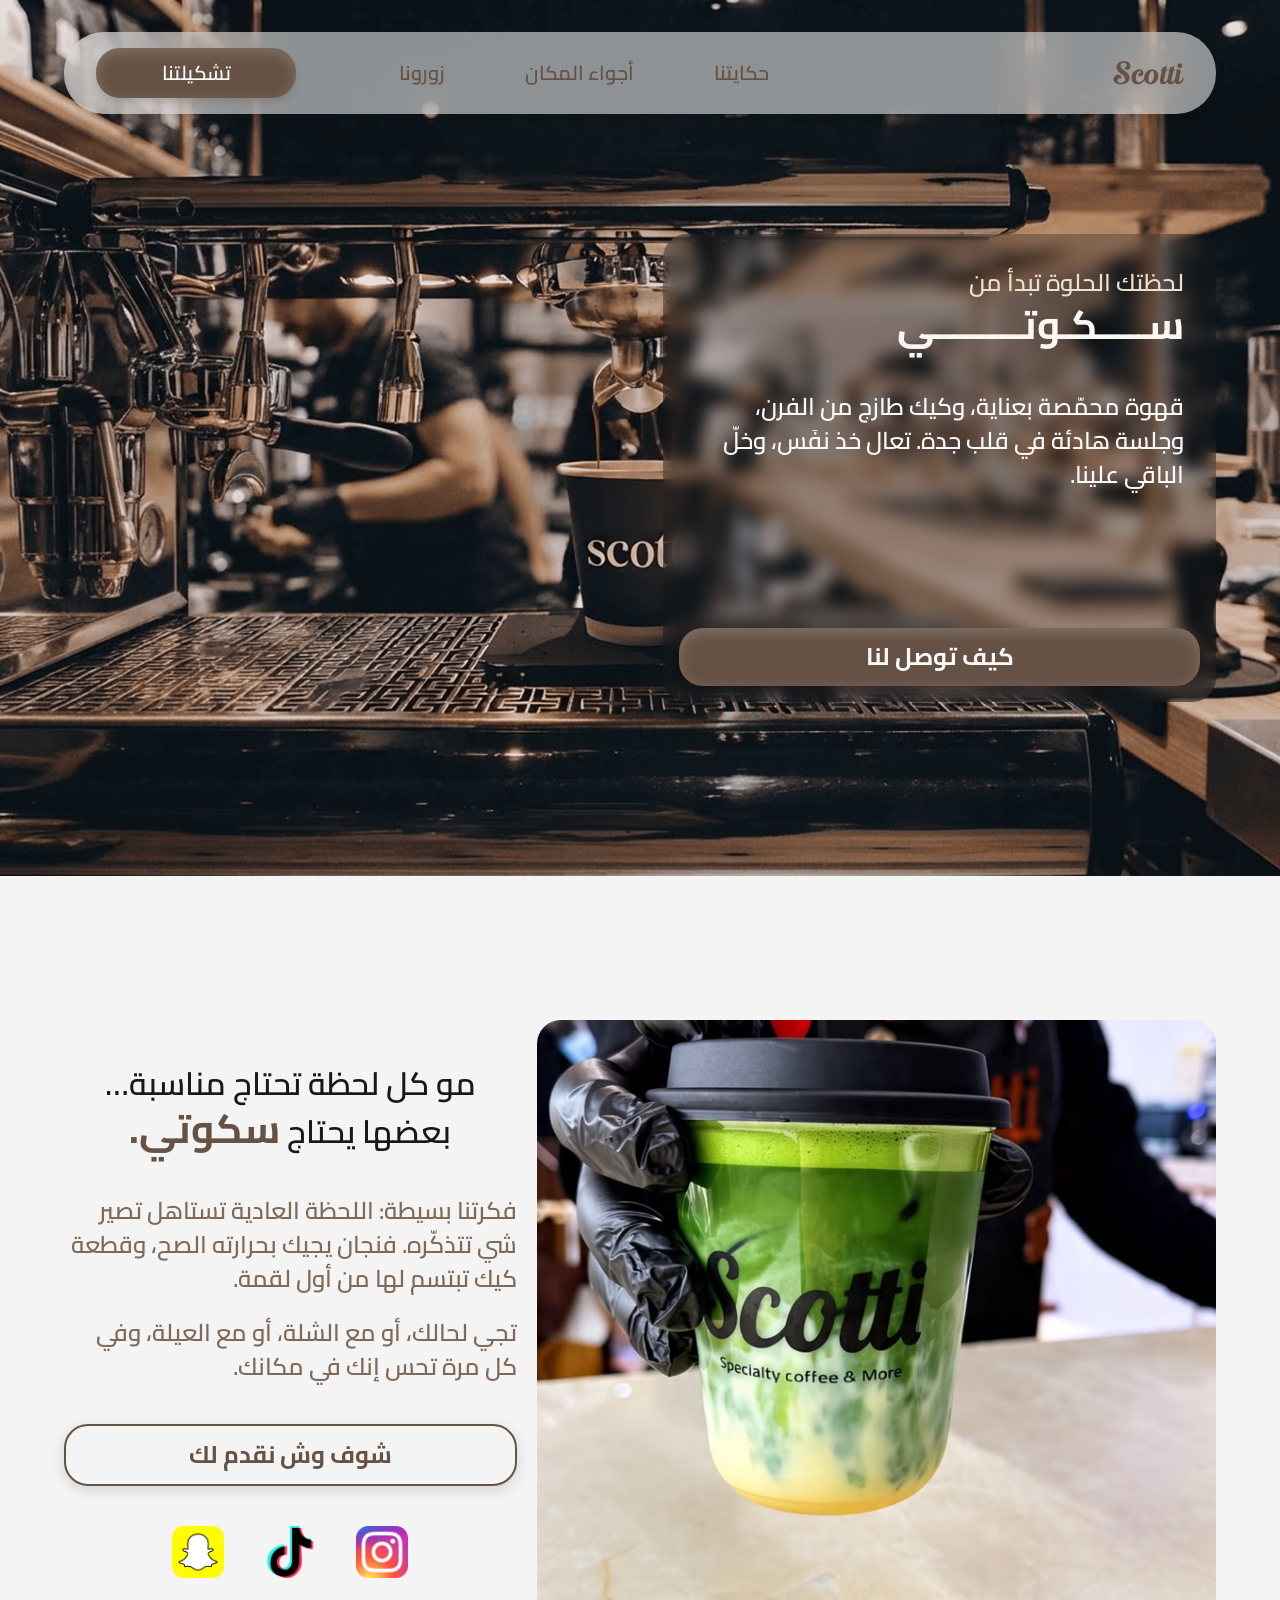
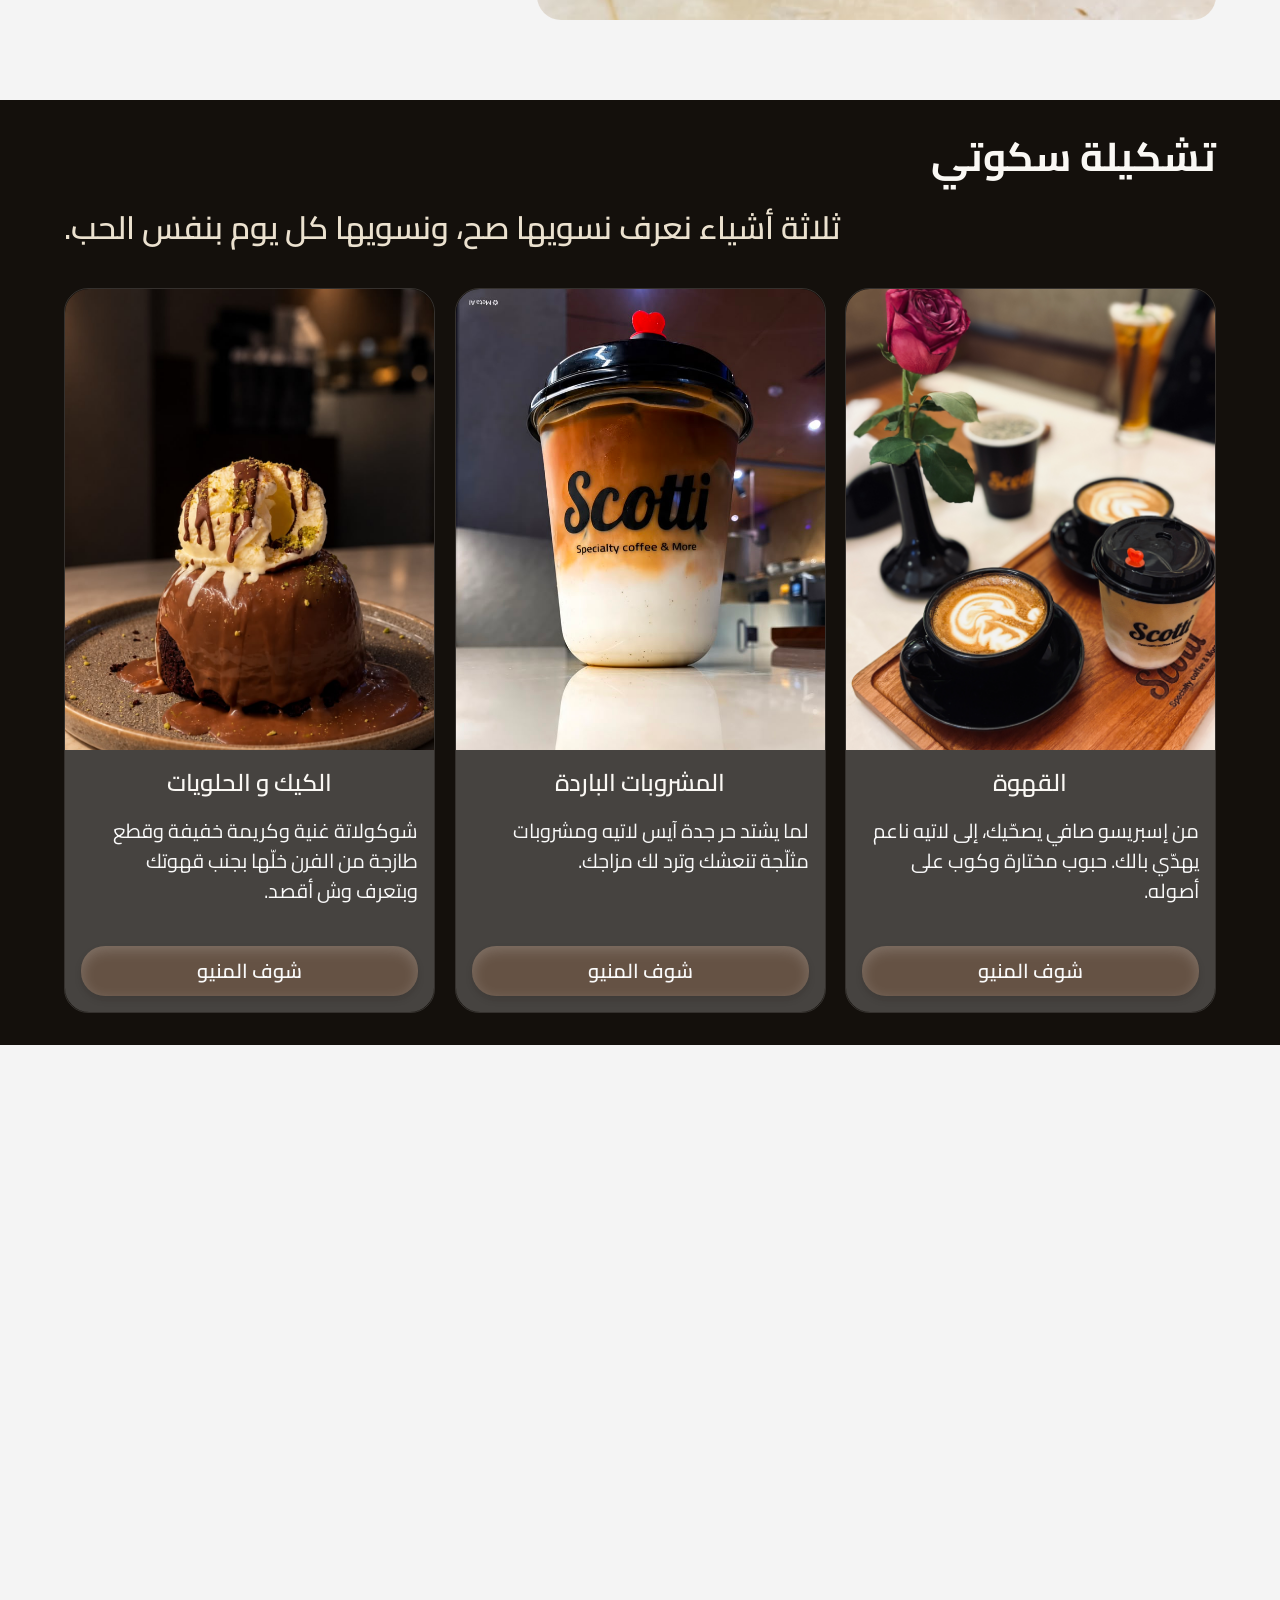
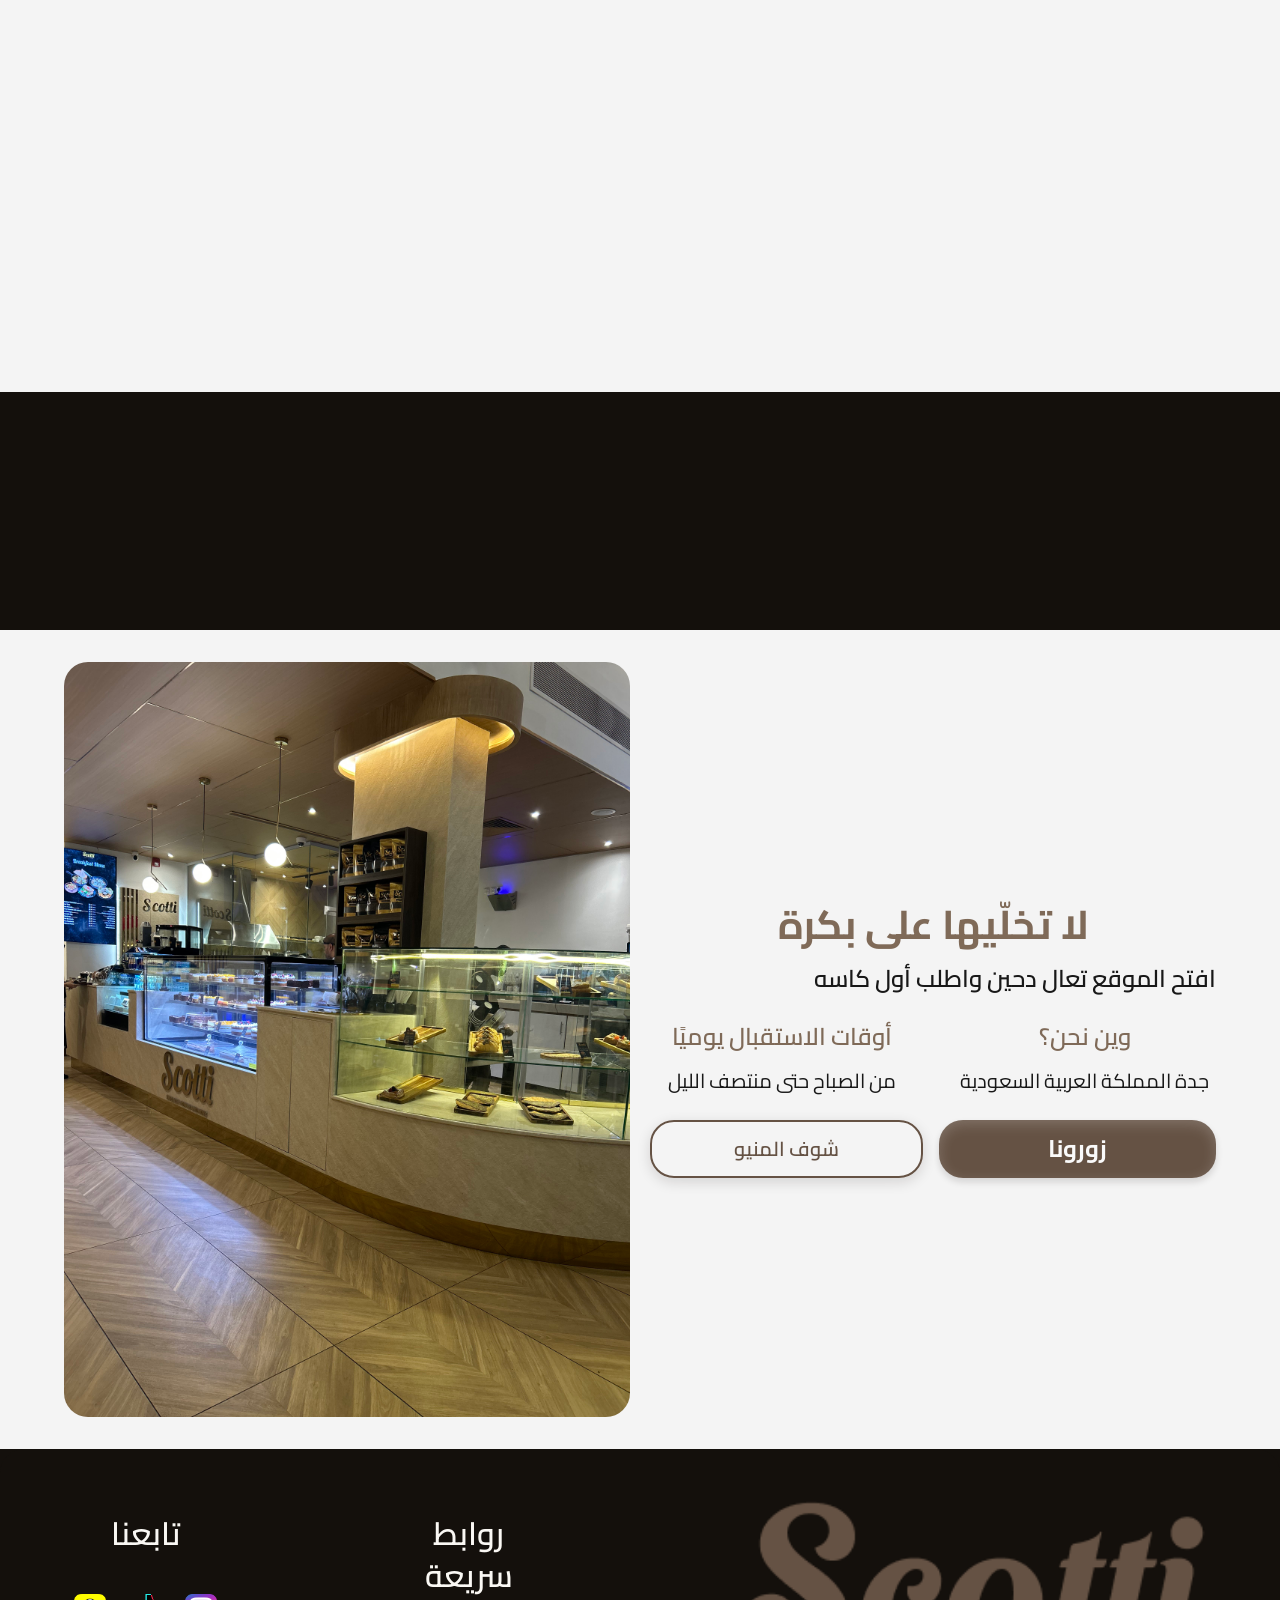
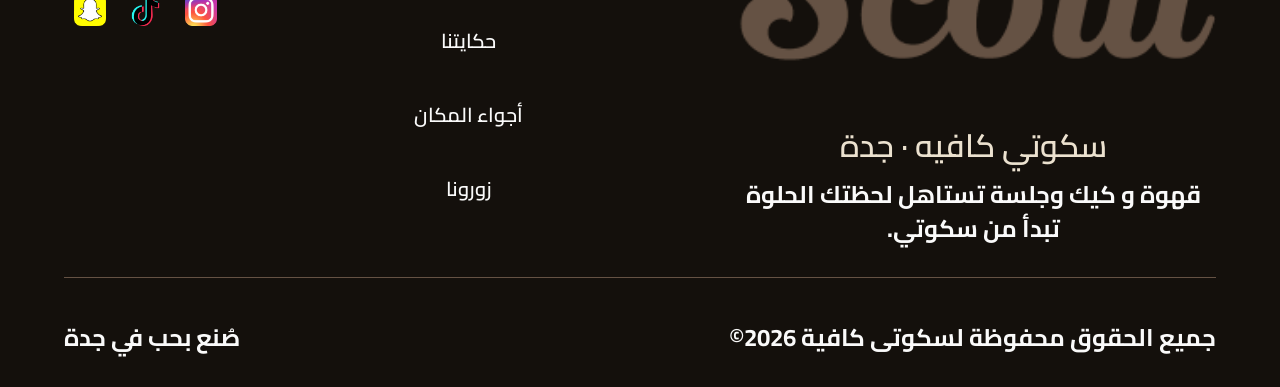
<file: index.html>
<!DOCTYPE html>
<html lang="ar" dir="rtl">
<head>
<meta charset="utf-8">
<meta name="viewport" content="width=device-width, initial-scale=1">
<title>Secotti Cafe</title>
<meta name="description" content="سكوتى هو كافية بجدة يقدم القهوة المختصة و اكثر ">
<script>document.documentElement.classList.add('js')</script>
<link rel="preconnect" href="https://fonts.googleapis.com">
<link rel="preconnect" href="https://fonts.gstatic.com" crossorigin>
<link href="https://fonts.googleapis.com/css2?family=Cairo:wght@400;600;700&display=swap" rel="stylesheet">
<link rel="stylesheet" href="style.css">
<script src="script.js" defer></script>
</head>
<body id="top">

<!-- ===== Hero section (Nav Bar + hero card) ===== -->
<header class="hero-section" id="hero-section">
  <div class="nav-bar">
    <button class="burger" type="button" aria-label="القائمة" aria-expanded="false" aria-controls="nav-links">
      <svg viewBox="0 0 24 24" width="24" height="24" aria-hidden="true"><line class="l1" x1="3" y1="6" x2="21" y2="6"/><line class="l2" x1="3" y1="12" x2="21" y2="12"/><line class="l3" x1="3" y1="18" x2="21" y2="18"/></svg>
    </button>
    <a class="logo" href="#top"><img src="img/logo.png" alt="Scotti"></a>
    <nav class="links" id="nav-links" aria-label="القائمة الرئيسية">
      <a class="btn btn-ghost" href="#about-us">حكايتنا</a>
      <a class="btn btn-ghost" href="#place">أجواء المكان</a>
      <a class="btn btn-ghost" href="#map">زورونا</a>
      <!-- زر الانتقال إلى قسم التشكيلة -->
      <a class="btn btn-primary" href="#menu">تشكيلتنا</a>
    </nav>
  </div>
  <div class="hero-card">
    <div class="hero-text">
      <h1>لحظتك الحلوة تبدأ من <b>ســـــكـوتـــــــــي</b></h1>
      <p class="h2">قهوة محمّصة بعناية، وكيك طازج من الفرن، وجلسة هادئة في قلب جدة. تعال خذ نفَس، وخلّ الباقي علينا.</p>
    </div>
    <a class="btn btn-primary btn-large" href="#map">كيف توصل لنا</a>
  </div>
</header>



<!-- ===== About Us ===== -->
<section class="about-us" id="about-us">
  <div class="wrap">
    <div class="pic" data-anim="start"><img src="img/About.jpeg" alt="كوب ماتشا من سكوتي" loading="lazy"></div>
    <div class="txt" data-stagger data-anim-children="up">
      <h2>مو كل لحظة تحتاج مناسبة… بعضها يحتاج <span>سكوتي.</span></h2>
      <div class="paras h2">
        <p>فكرتنا بسيطة: اللحظة العادية تستاهل تصير شي تتذكّره. فنجان يجيك بحرارته الصح، وقطعة كيك تبتسم لها من أول لقمة.</p>
        <p>تجي لحالك، أو مع الشلة، أو مع العيلة، وفي كل مرة تحس إنك في مكانك.</p>
      </div>
      <!-- زر الانتقال إلى قسم التشكيلة -->
      <a class="btn btn-outline btn-large" href="Menu/index.html">شوف وش نقدم لك</a>
      <div class="social">
        <a href="#" data-link="instagram" aria-label="انستغرام"><img src="img/skill-icons_instagram.png" alt=""></a>
        <a href="#" data-link="tiktok" aria-label="تيك توك"><img src="img/selfhst_tiktok.png" alt=""></a>
        <a href="#" data-link="snapchat" aria-label="سناب شات"><img src="img/selfhst_snapchat.png" alt=""></a>
      </div>
    </div>
  </div>
</section>

<!-- ===== Menu ===== -->
<section class="menu" id="menu">
  <div class="menu-head" data-stagger data-anim-children="up">
    <h2 class="display">تشكيلة سكوتي</h2>
    <p class="h1">ثلاثة أشياء نعرف نسويها صح، ونسويها كل يوم بنفس الحب.</p>
  </div>
  <div class="cards wrap" data-stagger>
    <article class="card" data-anim="up">
      <div class="ph"><img src="img/قهوة.jpg" alt="قهوة ولاتيه من سكوتي" loading="lazy"></div>
      <div class="card-body"><div><h3 class="h2">القهوة</h3><p class="title">من إسبريسو صافي يصحّيك، إلى لاتيه ناعم يهدّي بالك. حبوب مختارة وكوب على أصوله.</p></div>
      <!-- زر المنيو للقهوة -->
      <a class="btn btn-primary" href="Menu/index.html"="menu">شوف المنيو</a></div>
    </article>
    <article class="card" data-anim="up">
      <div class="ph"><img src="img/مشروبات باردة.jpeg" alt="آيس لاتيه من سكوتي" loading="lazy"></div>
      <div class="card-body"><div><h3 class="h2">المشروبات الباردة</h3><p class="title">لما يشتد حر جدة آيس لاتيه ومشروبات مثلّجة تنعشك وترد لك مزاجك.</p></div>
      <!-- زر المنيو للمشروبات الباردة -->
      <a class="btn btn-primary" href="Menu/index.html">شوف المنيو</a></div>
    </article>
    <article class="card" data-anim="up">
      <div class="ph"><img src="img/حلويات.jpeg" alt="كيكة شوكولاتة مع آيس كريم" loading="lazy"></div>
      <div class="card-body"><div><h3 class="h2">الكيك و الحلويات</h3><p class="title">شوكولاتة غنية وكريمة خفيفة وقطع طازجة من الفرن خلّها بجنب قهوتك وبتعرف وش أقصد.</p></div>
      <!-- زر المنيو للحلويات -->
      <a class="btn btn-primary" href="Menu/index.html">شوف المنيو</a></div>
    </article>
  </div>
</section>

<!-- ===== place ===== -->
<section class="place" id="place">
  <div class="wrap">
    <div class="place-head" data-stagger data-anim-children="up">
      <h2 class="display">أجواء تخليك تطوّل الجلسة</h2>
      <p class="h1">إضاءة دافية، موسيقى هادية، ومقاعد تنسيك الوقت. كل ركن عندنا له مزاجه.</p>
    </div>
    <div class="gallery" data-stagger>
      <figure class="big" data-anim="zoom"><img src="img/جلسة.jpeg" alt="جلسة قرب النافذة" loading="lazy"></figure>
      <div class="col">
        <figure data-anim="zoom"><img src="img/3.jpg" alt="ركن الجلسات" loading="lazy"></figure>
        <figure data-anim="zoom"><img src="img/حلويات.jpeg" alt="كيكة شوكولاتة" loading="lazy"></figure>
      </div>
      <div class="col">
        <figure data-anim="zoom"><img src="img/1.jpg" alt="طاولة وقهوة" loading="lazy"></figure>
        <figure data-anim="zoom"><img src="img/2.jpg" alt="حلى وقهوة" loading="lazy"></figure>
      </div>
      <figure class="big" data-anim="zoom"><img src="img/اصدقاء.jpeg" alt="أصدقاء في سكوتي" loading="lazy"></figure>
    </div>
    <div class="strip" data-stagger data-anim="up">
      <div><h3 class="h1">تبي هدوء؟</h3><p class="title">خذ لك ركن بعيد عن الضجة، مع قهوة تبقى دافية لين آخر رشفة.</p></div>
      <div><h3 class="h1">معزومين الشلة؟</h3><p class="title">طاولات واسعة تساع ضحكتكم كلها، وحلويات للمشاركة، أو لا.وقتك قصير؟</p></div>
      <div><h3 class="h1">وقتك قصير؟</h3><p class="title">استراحة عصر أو لقاء سريع، وطلبك يوصلك بسرعة.</p></div>
    </div>
  </div>
</section>

<!-- ===== cta ===== -->
<section class="cta" id="cta" data-stagger data-anim-children="up">
  <h2 class="display">نسوّيها على مهلنا، وتجيك على كيفك.</h2>
  <p class="h1">ما نلحق الموضة ولا نستعجل الطعم. نهتم بالتفاصيل الصغيرة اللي ما تنتبه لها إلا لو غابت، وهذا اللي يخليك ترجع.</p>
</section>

<!-- ===== map ===== -->
<section class="map" id="map">
  <div class="wrap">
    <div class="info" data-stagger data-anim-children="up">
      <div class="info-top">
        <h2 class="display">لا تخلّيها على بكرة</h2>
        <p class="h2 sub">افتح الموقع تعال دحين واطلب أول كاسه</p>
        <div class="facts">
          <div><p class="h2">وين نحن؟</p><p class="title">جدة المملكة العربية السعودية</p></div>
          <div><p class="h2">أوقات الاستقبال يوميًا</p><p class="title">من الصباح حتى منتصف الليل</p></div>
        </div>
      </div>
      <div class="map-btns">
        <a class="btn btn-primary btn-large" href="#" data-link="map">زورونا</a>
        <!-- زر المنيو في قسم زورونا -->
        <a class="btn btn-outline" href="Menu/index.html">شوف المنيو</a>
      </div>
    </div>
    <div class="map-pic" data-anim="end"><img src="img/map.jpg" alt="واجهة كافيه سكوتي من الداخل" loading="lazy"></div>
  </div>
</section>

<!-- ===== Footer ===== -->
<footer class="footer" id="footer">
  <div class="wrap">
    <div class="footer-top" data-stagger data-anim-children="up">
      <div class="footer-brand">
        <img class="footer-logo" src="img/logo.png" alt="Scotti">
        <div><p class="h1">سكوتي كافيه · جدة</p><p class="tagline">قهوة و كيك وجلسة تستاهل لحظتك الحلوة تبدأ من سكوتي.</p></div>
      </div>
      <div class="footer-cols">
        <div><h3 class="h1">روابط سريعة</h3>
          <div class="quick"><a class="btn" href="#about-us">حكايتنا</a><a class="btn" href="#place">أجواء المكان</a><a class="btn" href="#map">زورونا</a></div></div>
        <div><h3 class="h1">تابعنا</h3>
          <div class="social">
            <a href="#" data-link="instagram" aria-label="انستغرام"><img src="img/skill-icons_instagram.png" alt=""></a>
            <a href="#" data-link="tiktok" aria-label="تيك توك"><img src="img/selfhst_tiktok.png" alt=""></a>
            <a href="#" data-link="snapchat" aria-label="سناب شات"><img src="img/selfhst_snapchat.png" alt=""></a></div></div>
      </div>
    </div>
    <div class="footer-bottom"><span>جميع الحقوق محفوظة لسكوتى كافية 2026©</span><span>صُنع بحب في جدة</span></div>
  </div>
</footer>

</body>
</html>
</file>
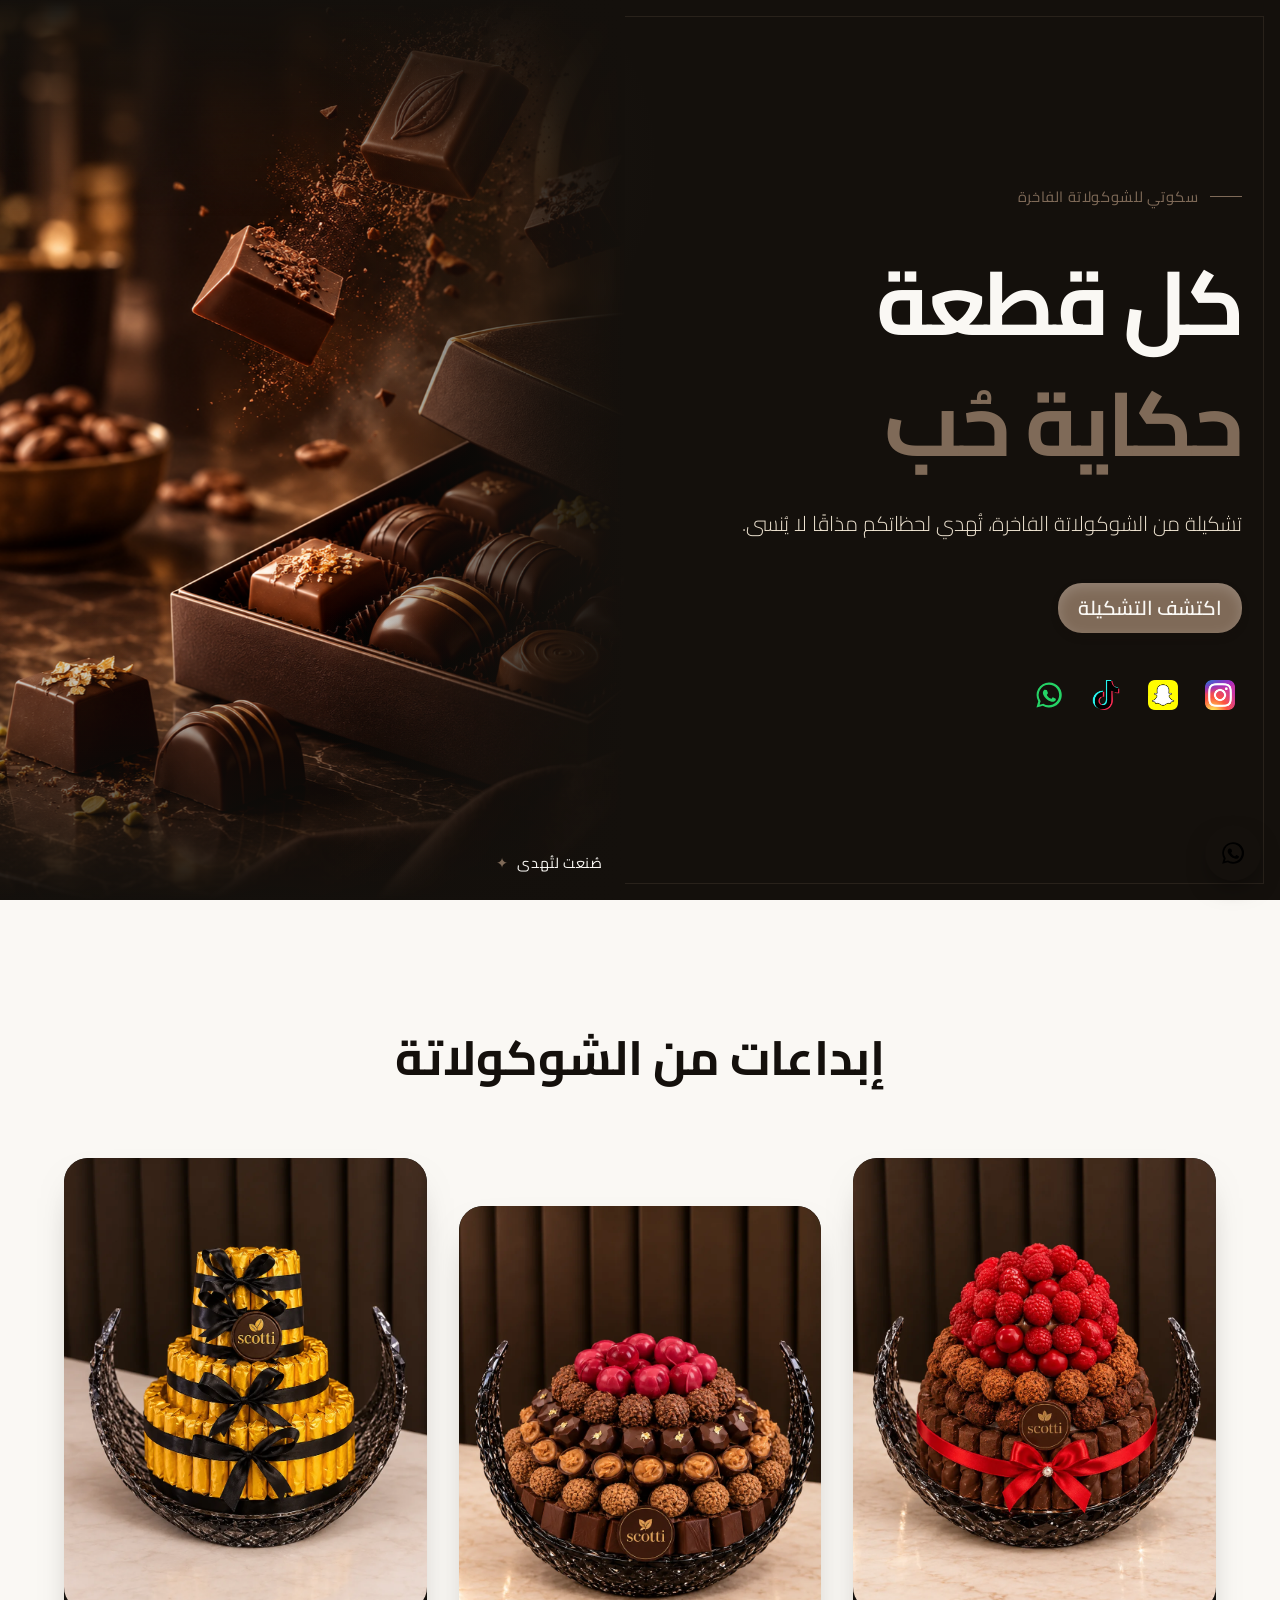
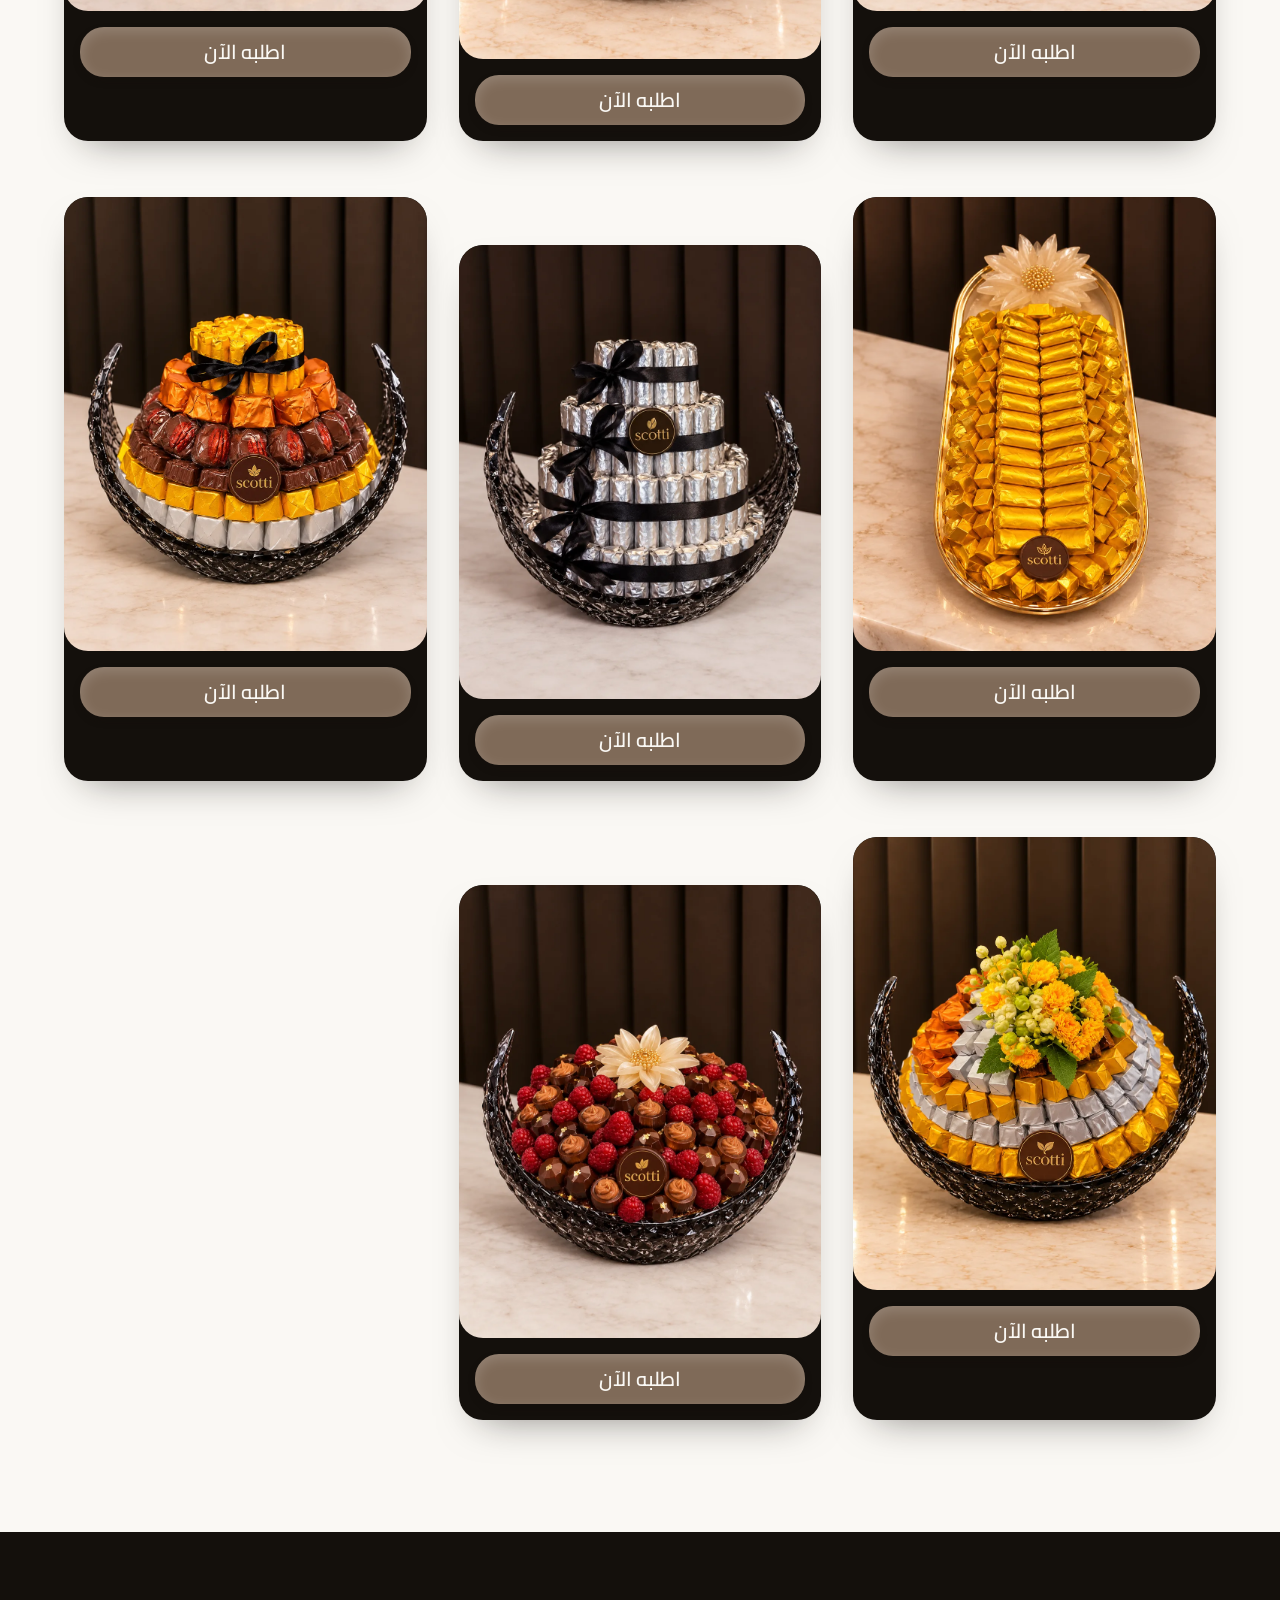
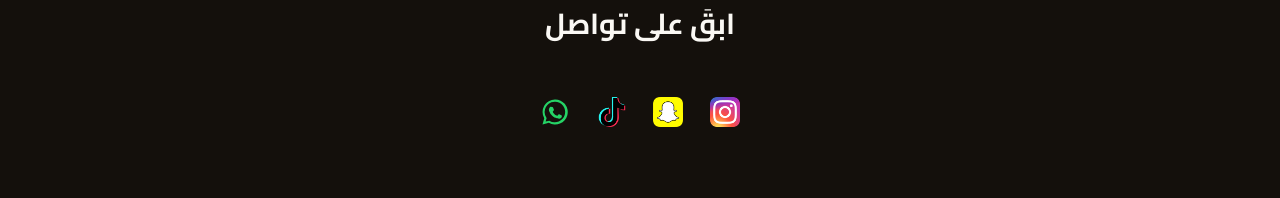
<file: Checolate/index.html>
<!doctype html>
<html lang="ar" dir="rtl">
<head>
<meta charset="utf-8">
<meta name="viewport" content="width=device-width, initial-scale=1">
<title>تشكيلة الشوكولاتة الفاخرة</title>
<link rel="preconnect" href="https://fonts.googleapis.com"><link rel="preconnect" href="https://fonts.gstatic.com" crossorigin>
<link href="https://fonts.googleapis.com/css2?family=Cairo:wght@300;400;500;600;700&display=swap" rel="stylesheet">
<link rel="stylesheet" href="choc.css">
</head>
<body>
<main id="choc-collection" class="choc">
  <header class="choc-hero" aria-labelledby="choc-hero-title">
    <div class="choc-hero__text">
      <span class="choc-hero__eyebrow reveal"><span aria-hidden="true"></span> سكوتي للشوكولاتة الفاخرة</span>
      <h1 id="choc-hero-title" class="choc-hero__title reveal">كل قطعة<br><em>حكاية حُب</em></h1>
      <p class="choc-hero__tag reveal">تشكيلة من الشوكولاتة الفاخرة، تُهدي لحظاتكم مذاقًا لا يُنسى.</p>
      <a href="#choc-products" class="btn btn-primary reveal">اكتشف التشكيلة</a>
      <ul class="choc-social choc-social--hero reveal" data-social aria-label="تواصل معنا"></ul>
    </div>
    <div class="choc-hero__media">
      <img src="Image/hero section.png" alt="تشكيلة شوكولاتة سكوتي مزينة بالتوت الأحمر" fetchpriority="high">
      <span class="choc-hero__caption">صُنعت لتُهدى <span aria-hidden="true">✦</span></span>
    </div>
  </header>

  <section id="choc-products" class="choc-section" aria-labelledby="choc-h2">
    <div class="choc-section__head">
      <h2 id="choc-h2">إبداعات من الشوكولاتة</h2>
    </div>
    <div class="choc-grid" id="choc-grid"></div>
  </section>

  <footer class="choc-footer">
    <h3>ابقَ على تواصل</h3>
    <ul class="choc-social" data-social aria-label="حساباتنا"></ul>
  </footer>
</main>
<a class="choc-fab" id="choc-fab" target="_blank" rel="noopener" aria-label="تواصل عبر واتساب"></a>
<script src="config.js"></script>
<script src="choc.js"></script>
</body>
</html>
</file>
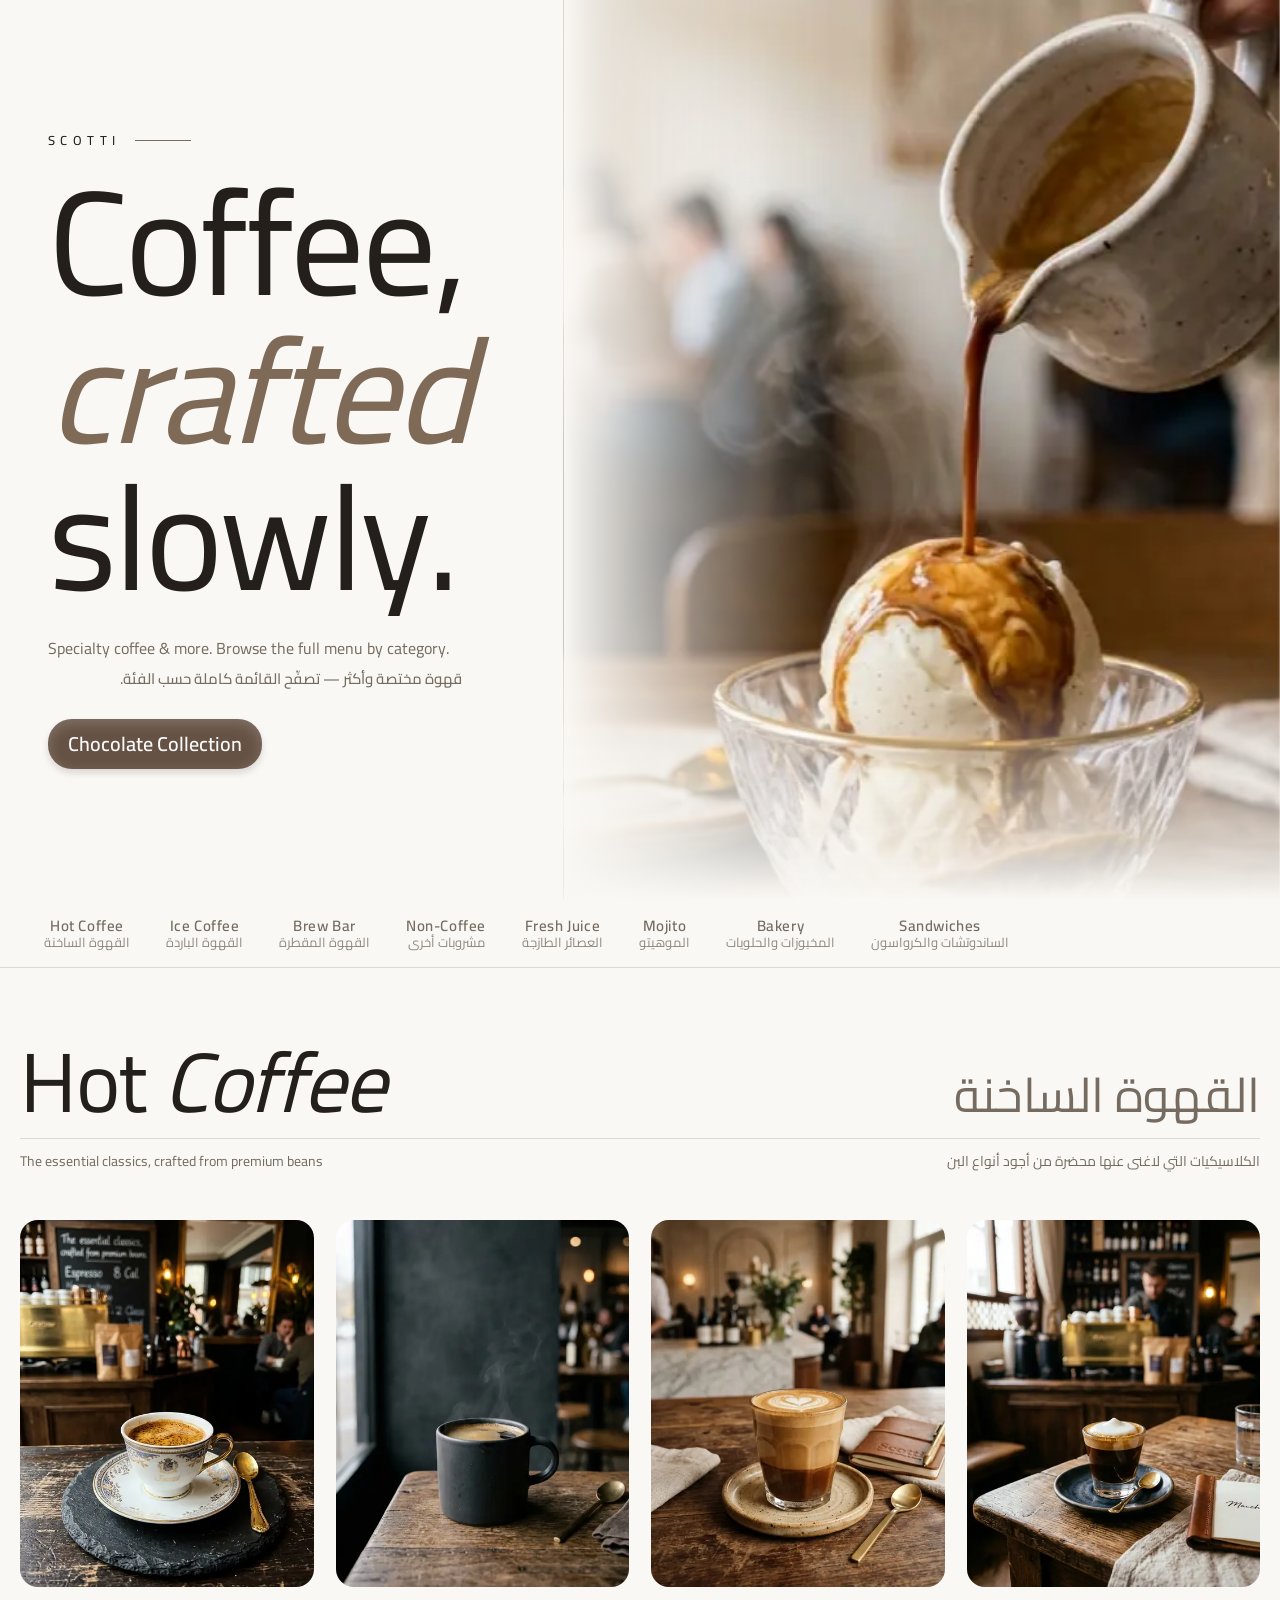
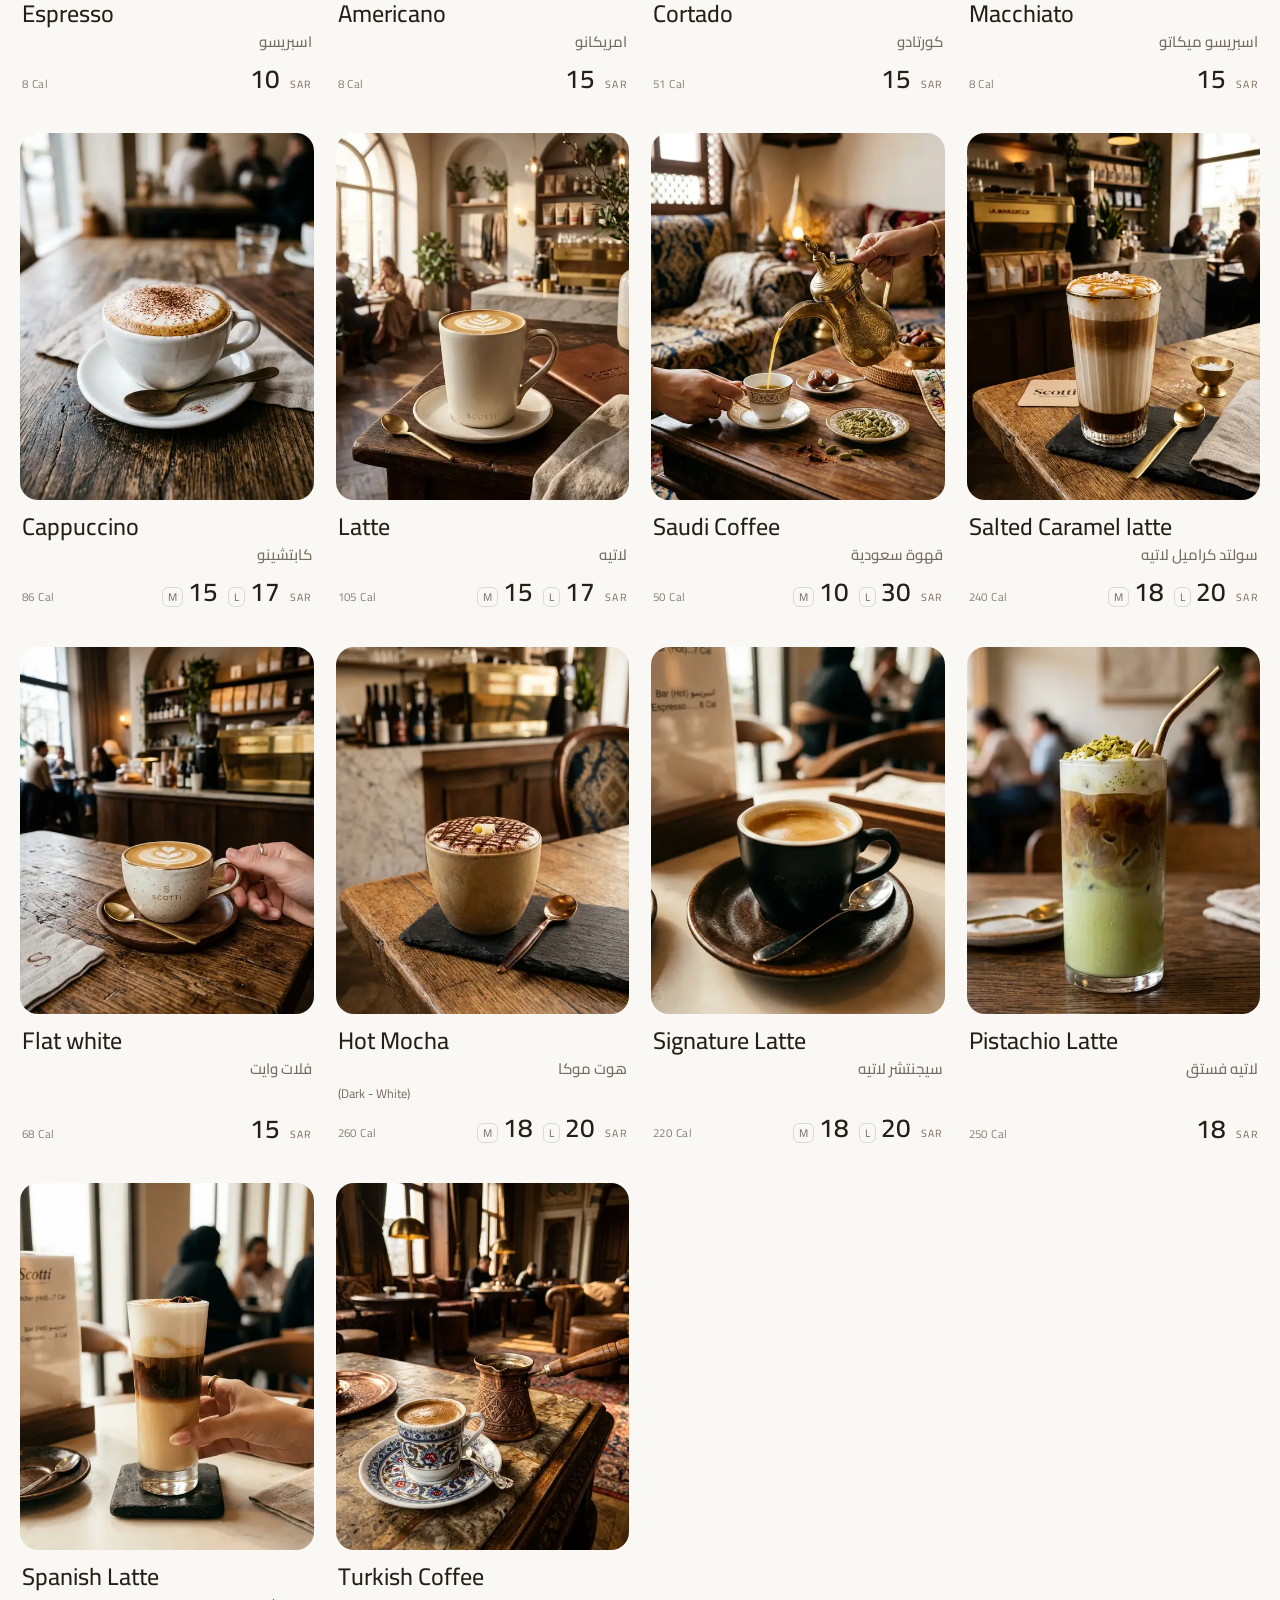
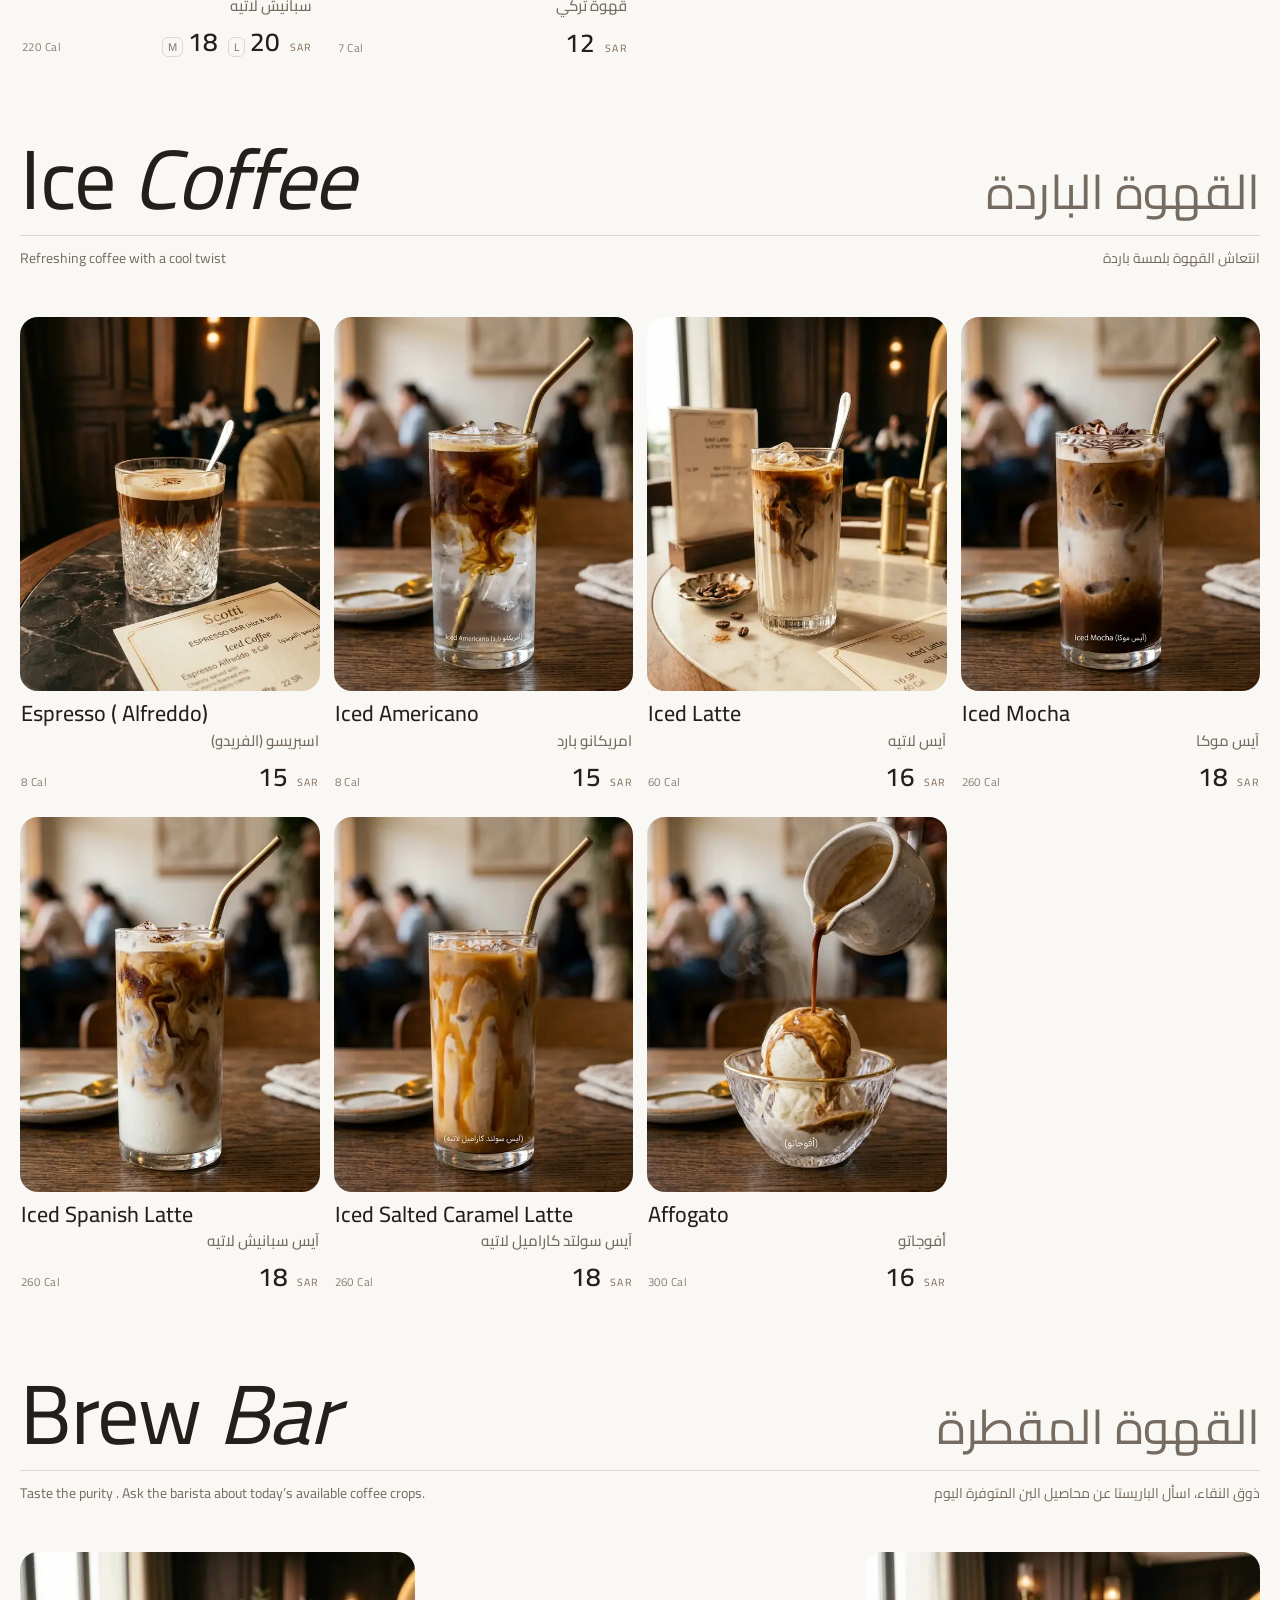
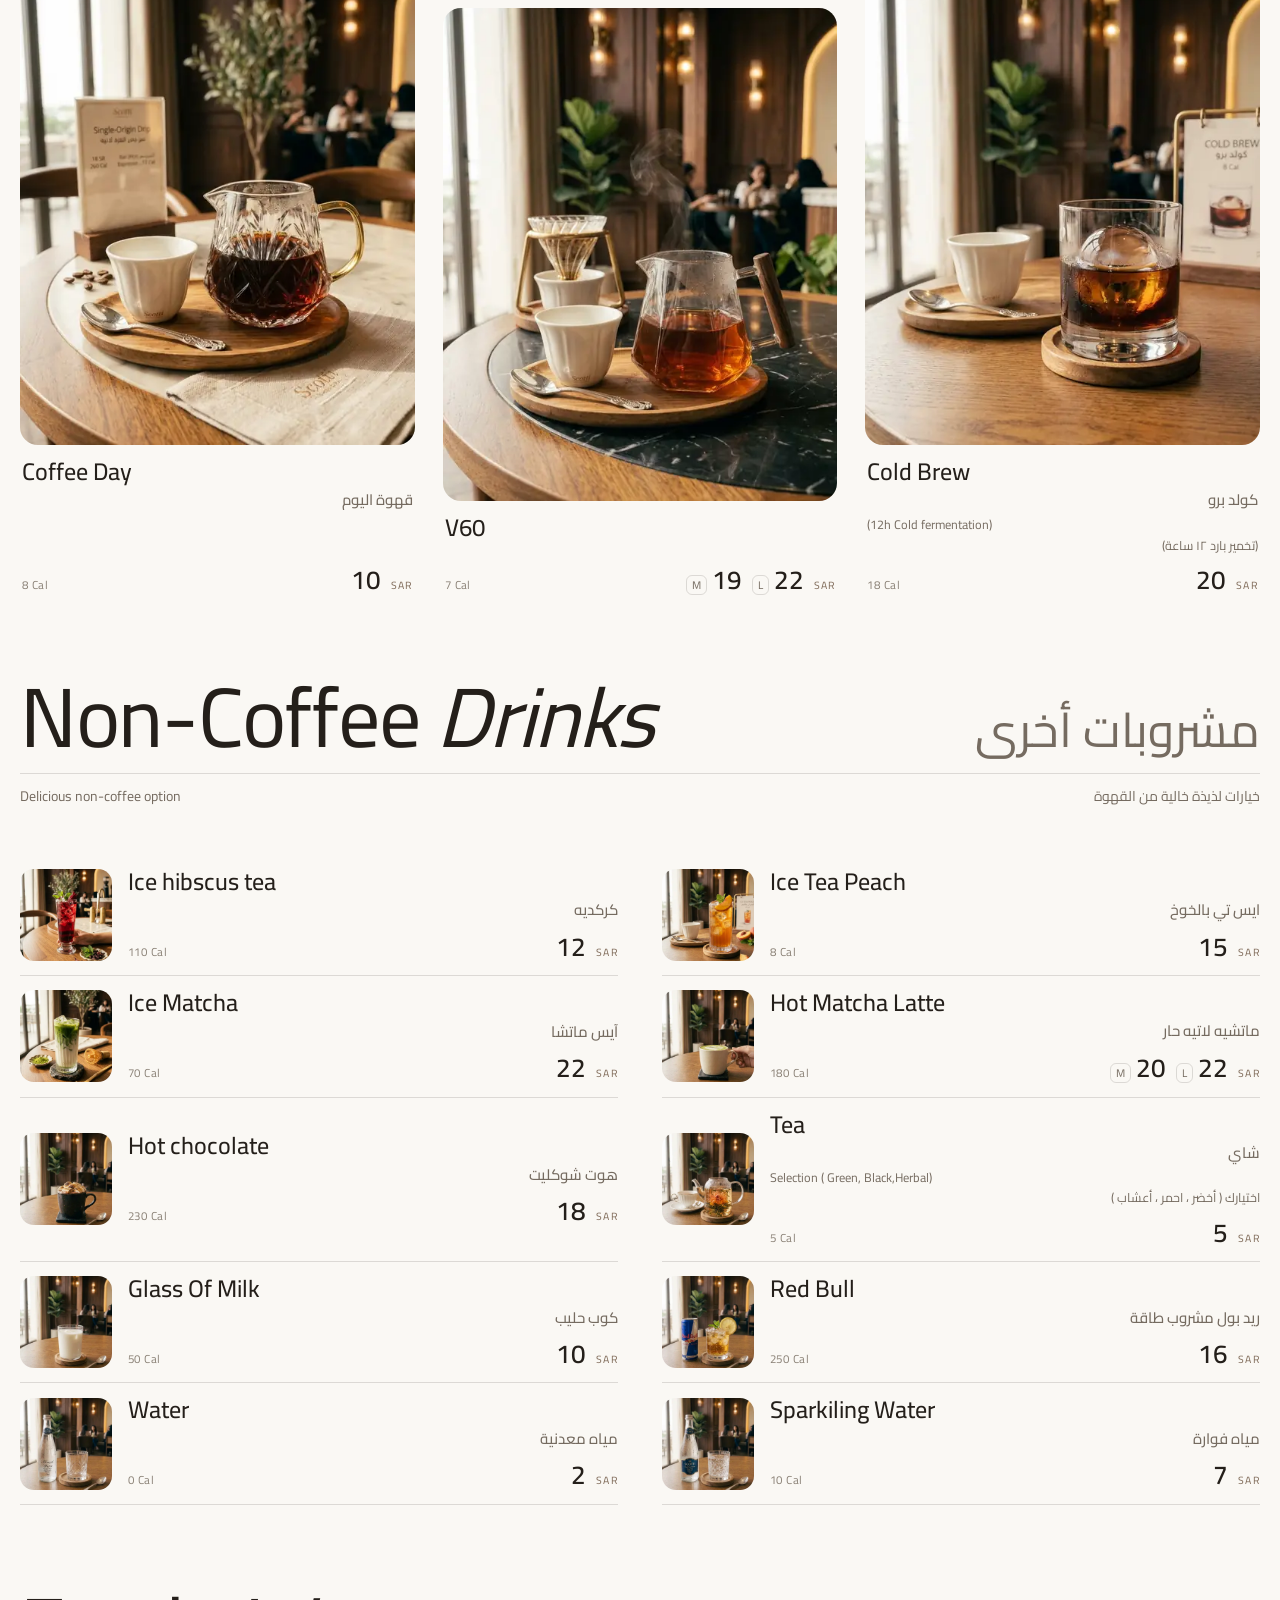
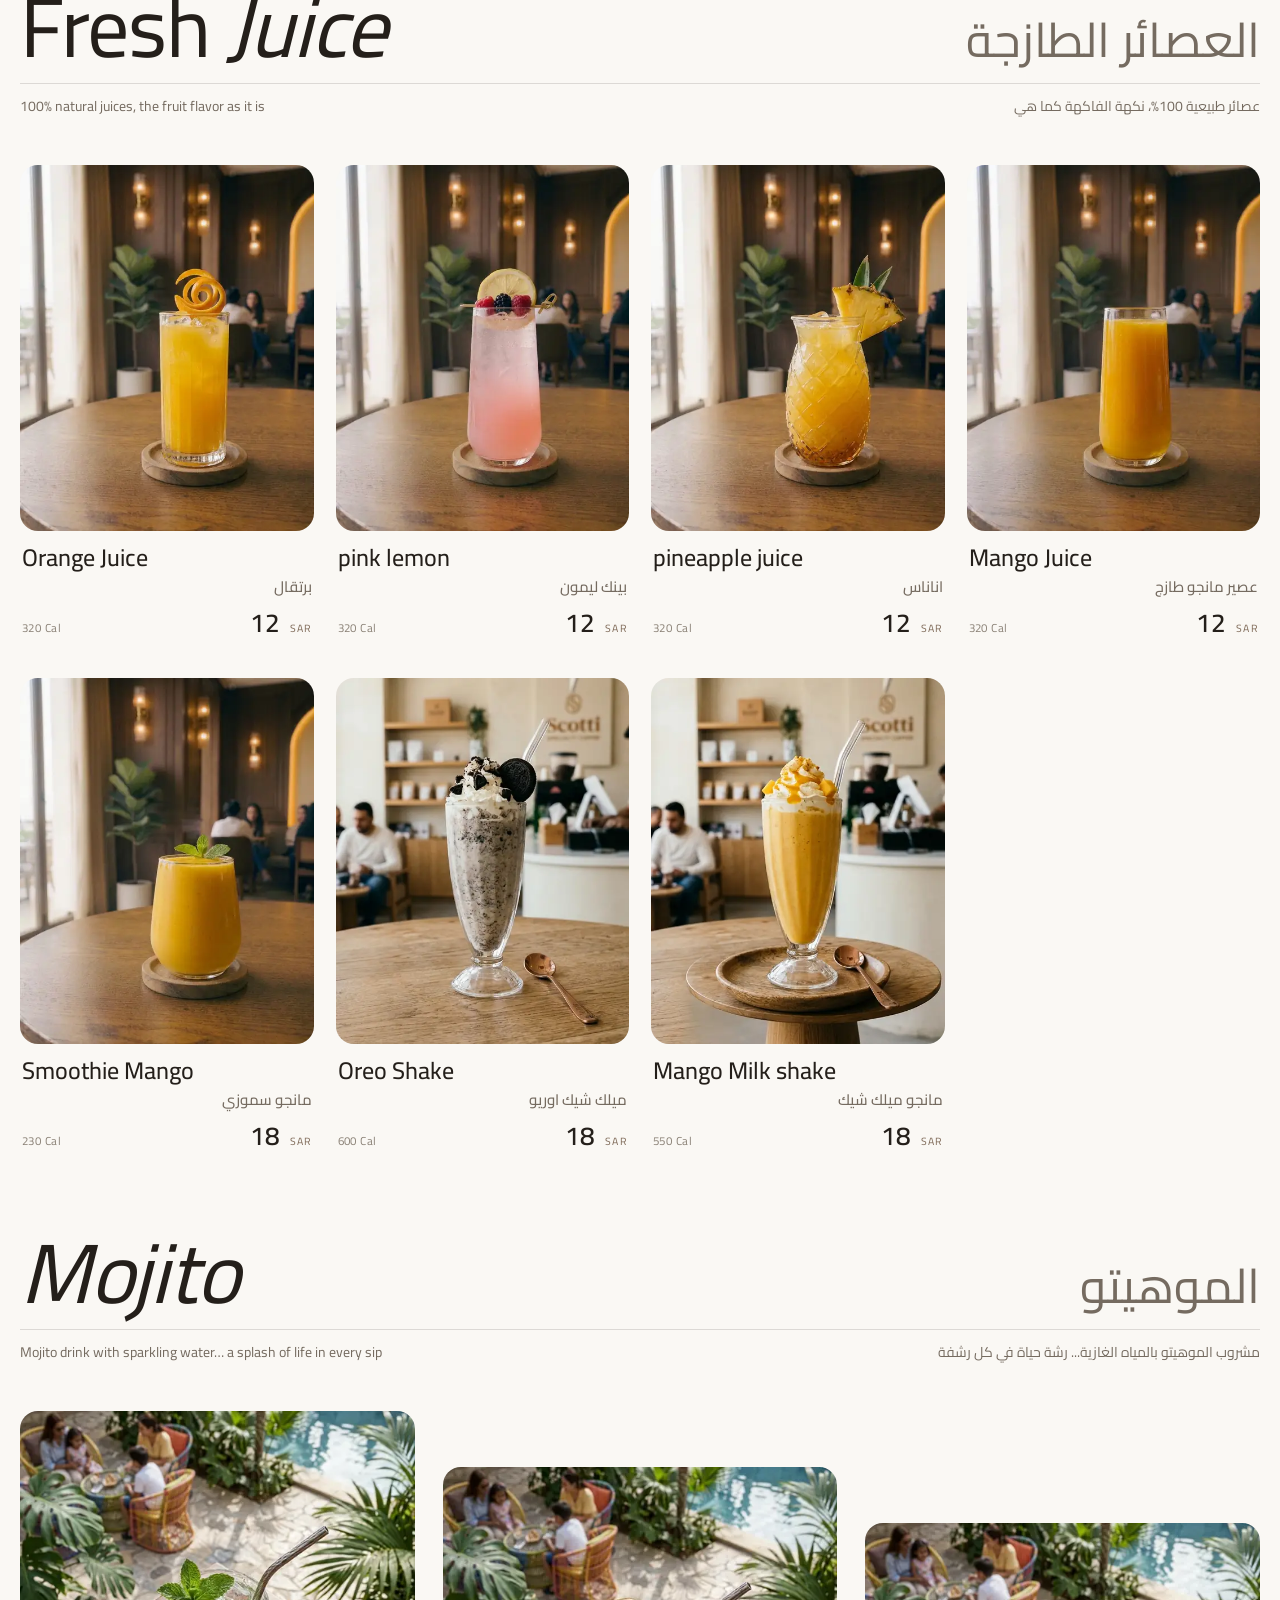
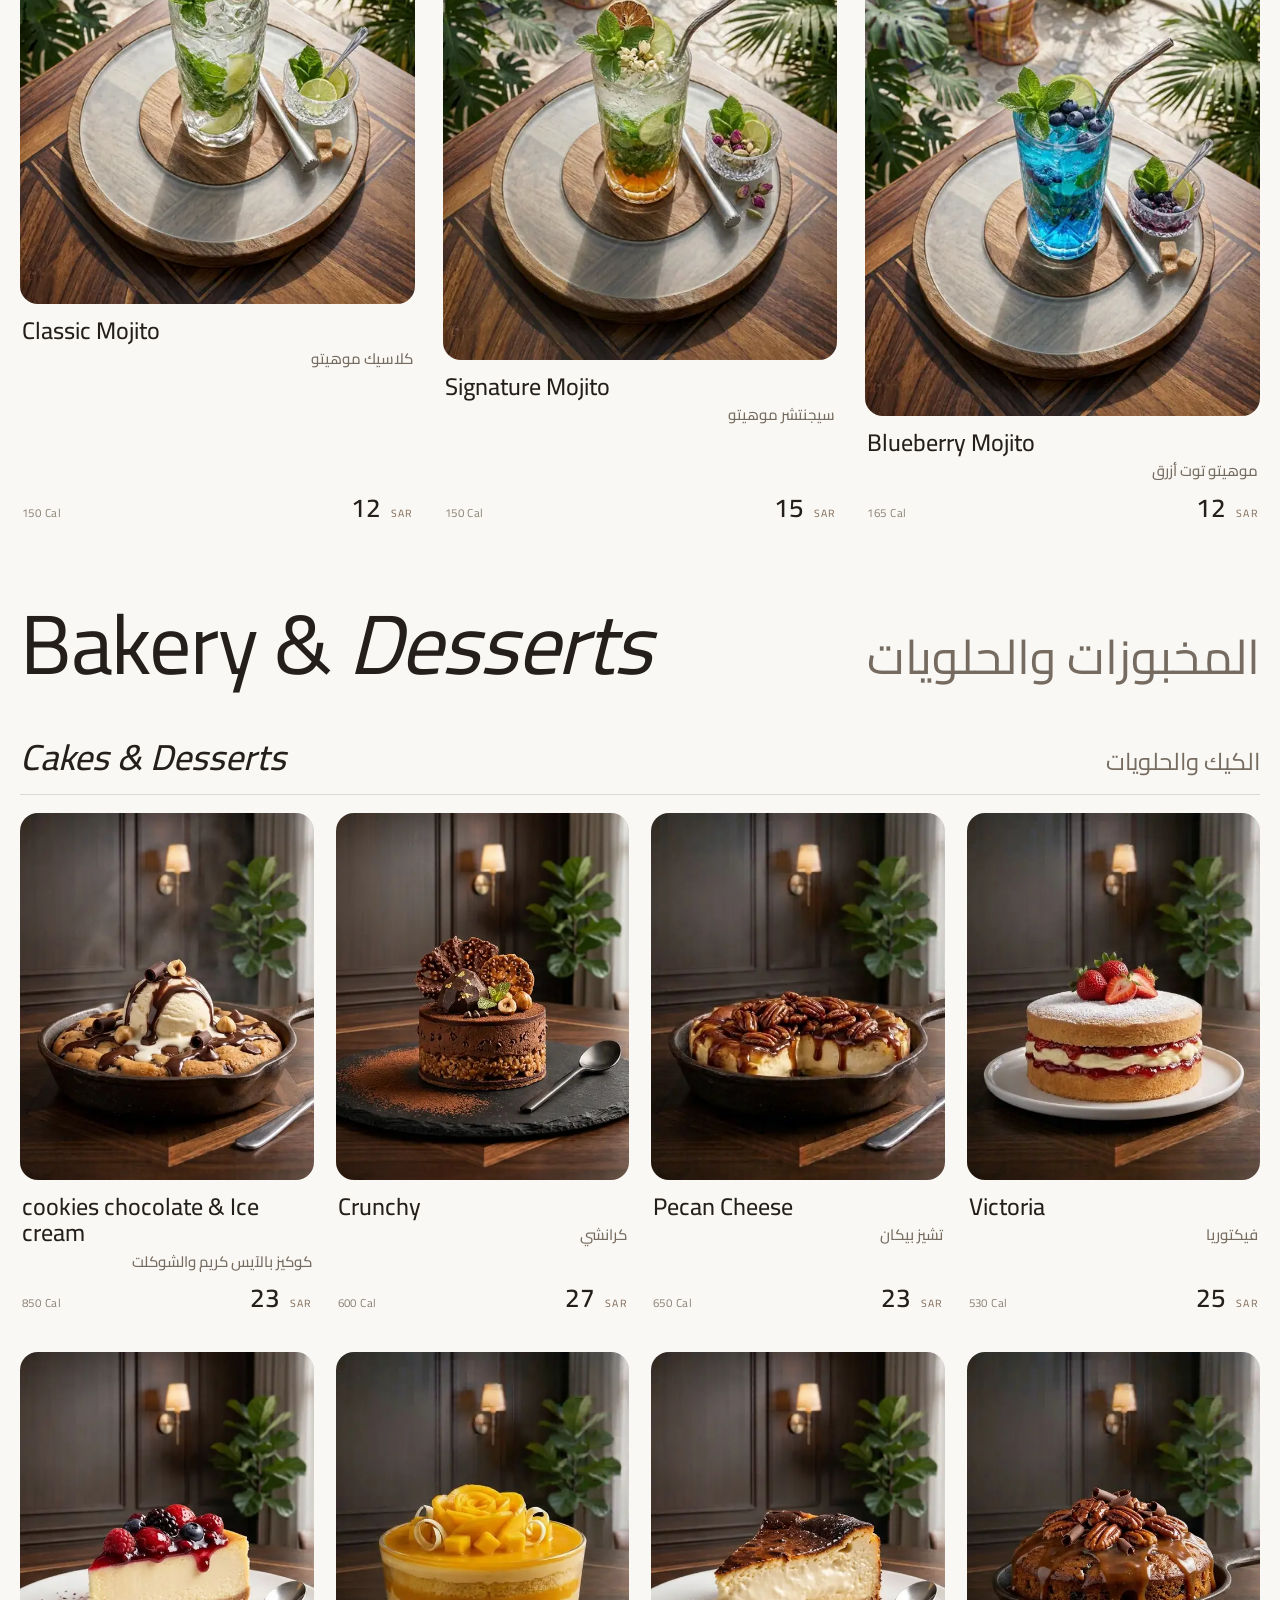
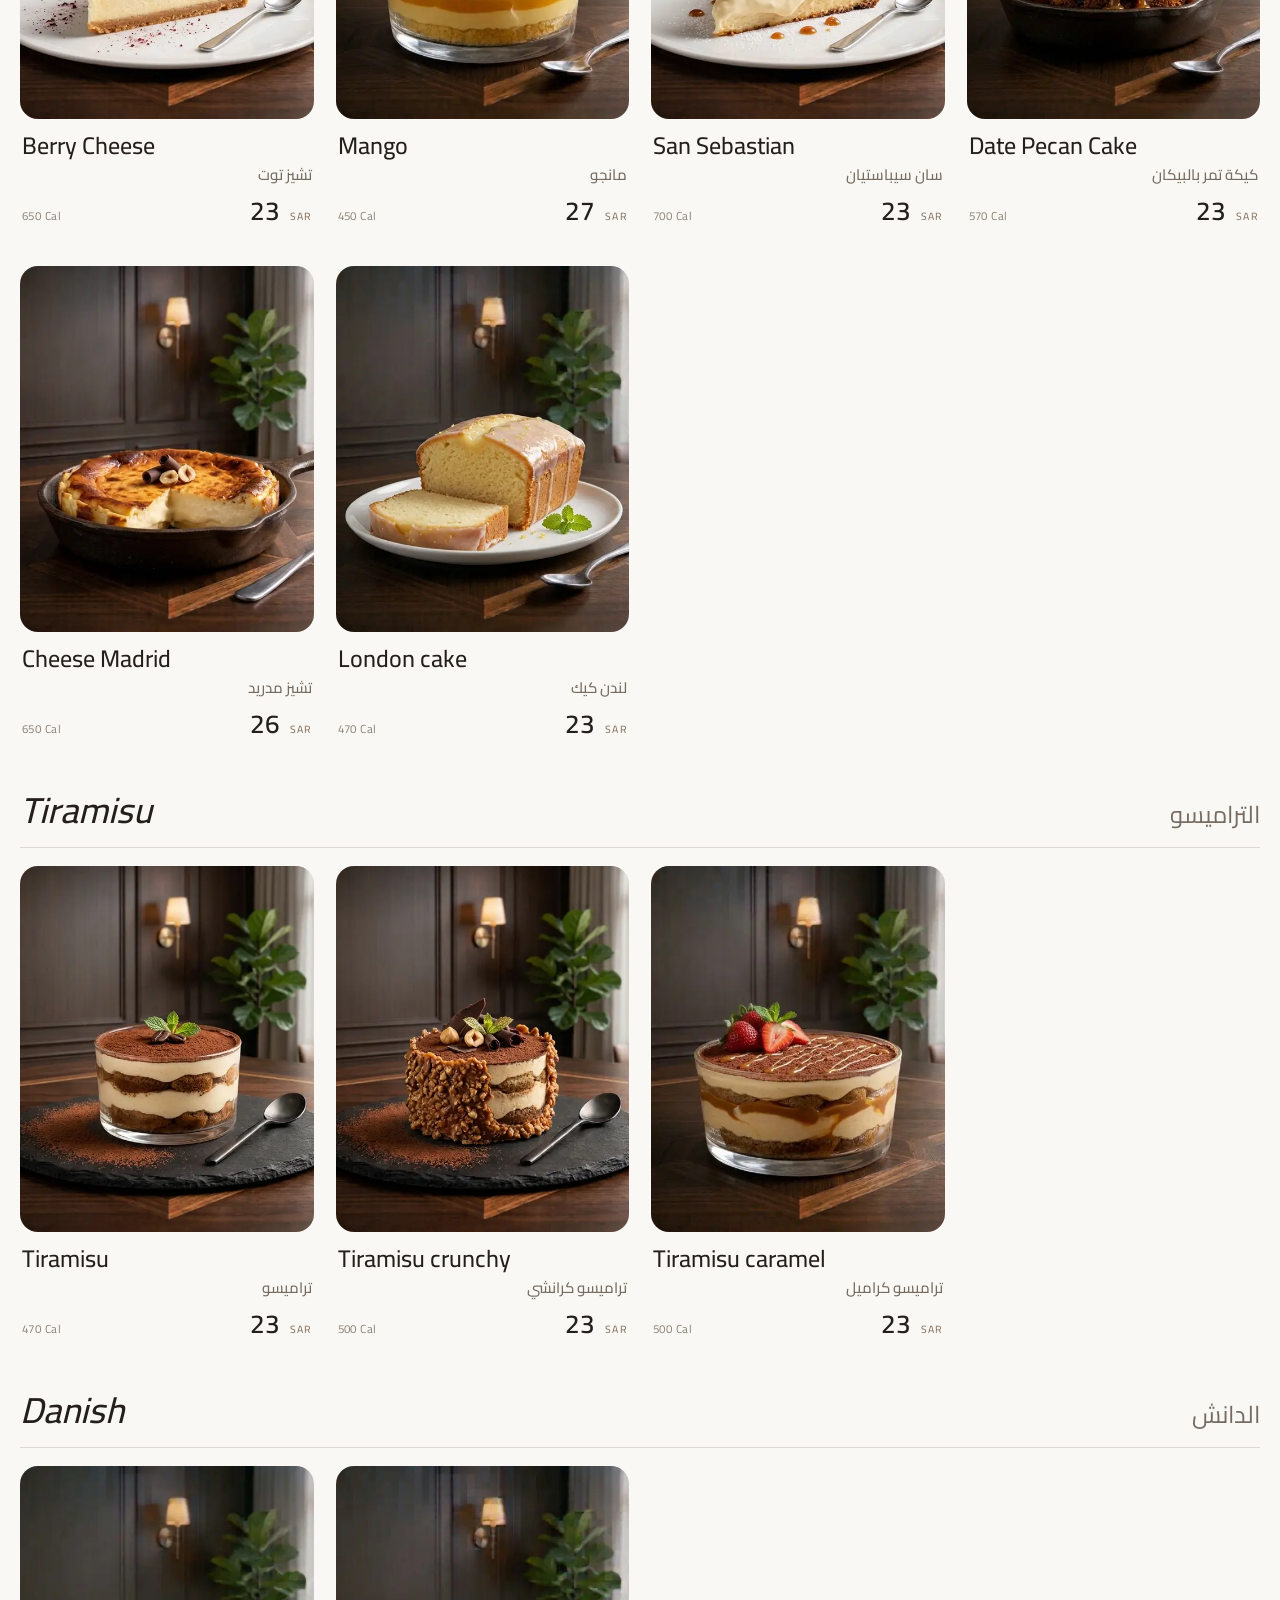
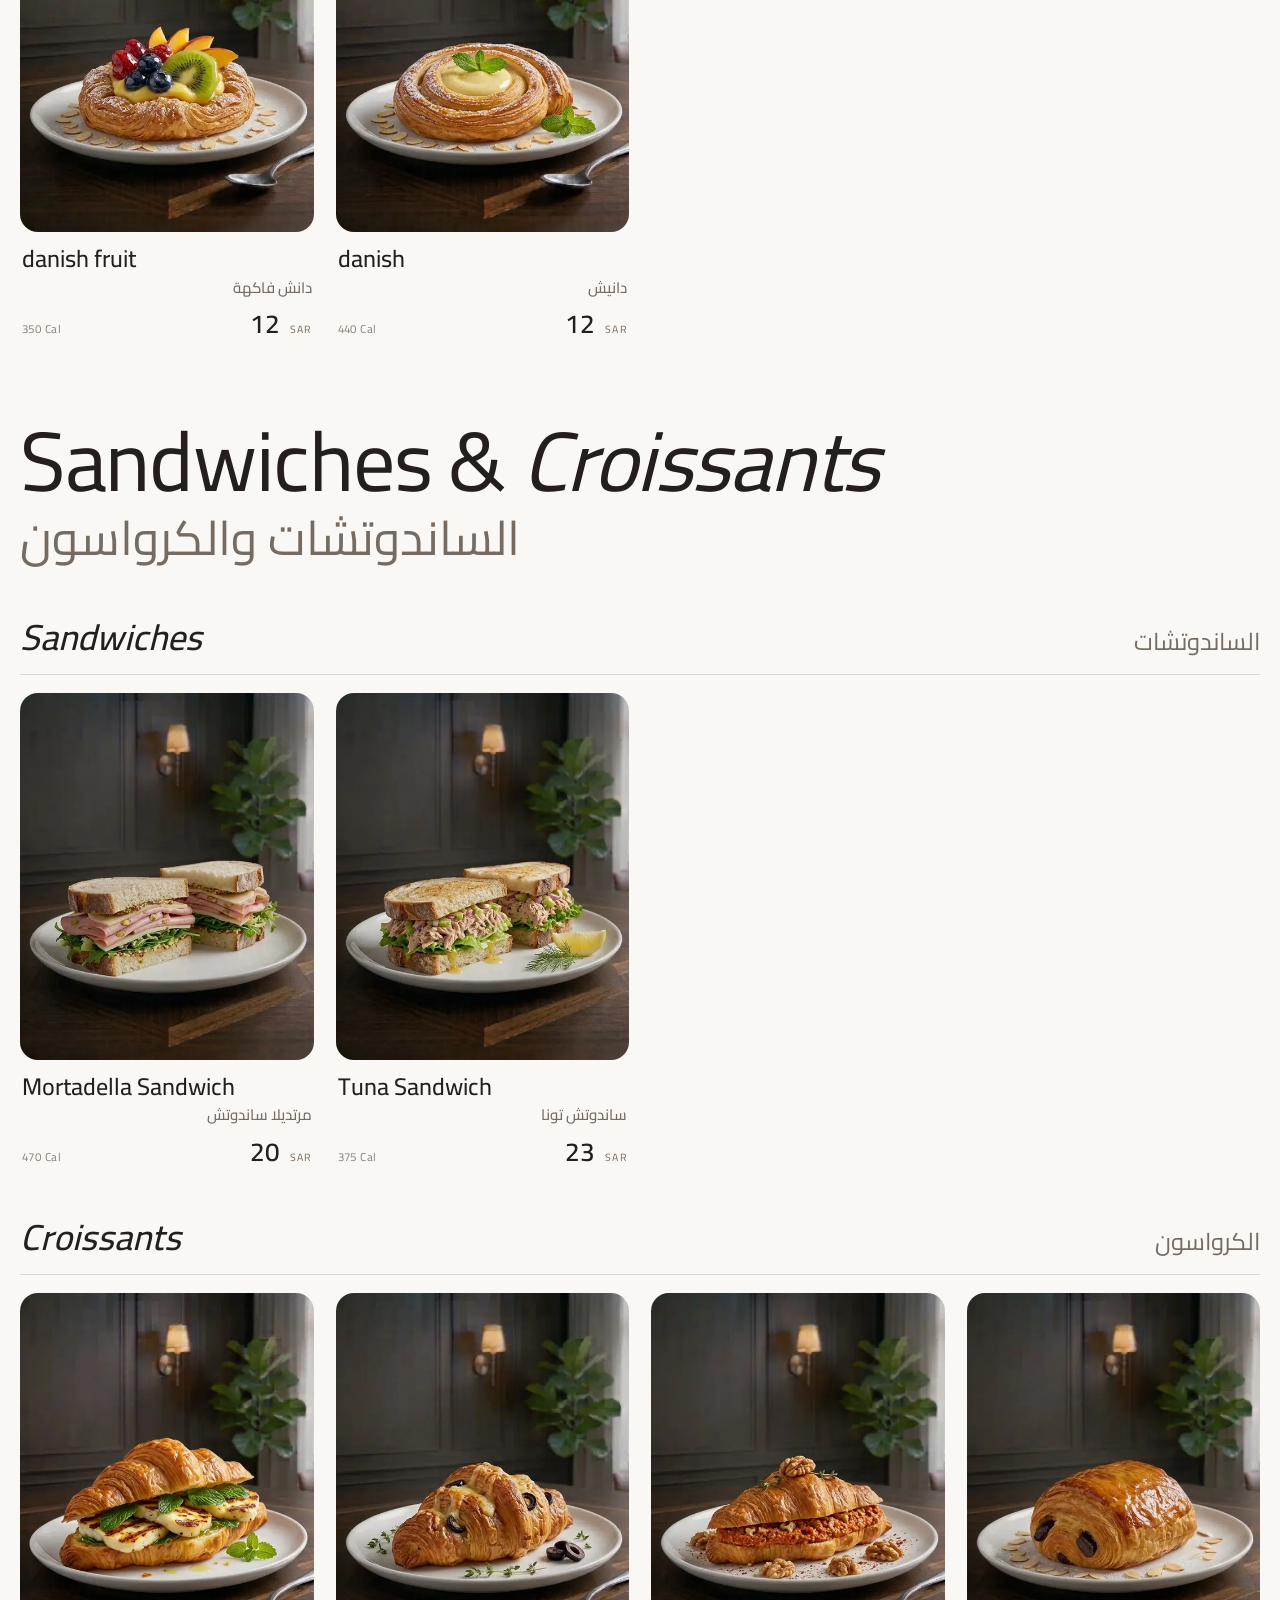
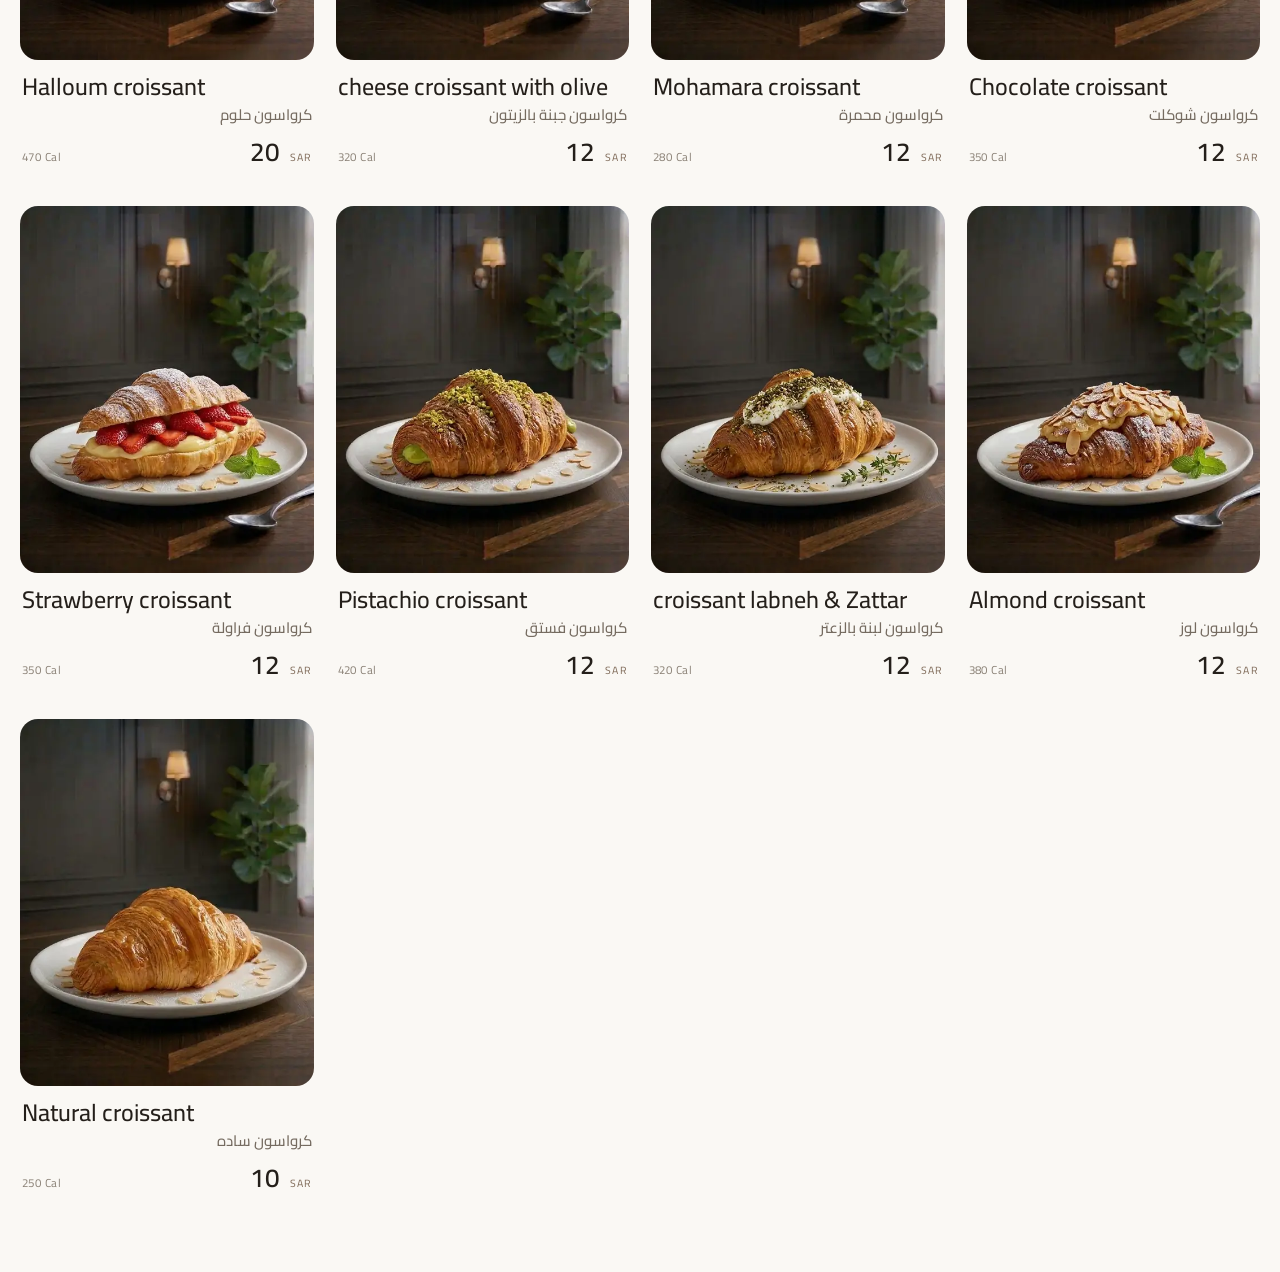
<file: Menu/index.html>
<!DOCTYPE html>
<html lang="en" dir="ltr">
<head>
<meta charset="utf-8">
<meta name="viewport" content="width=device-width, initial-scale=1, viewport-fit=cover">
<title>SCOTTI — Specialty Coffee &amp; More · Menu | قائمة سكوتي</title>
<meta name="description" content="SCOTTI digital menu: hot and ice coffee, brew bar, drinks, fresh juice, mojito, chocolate collection, bakery, sandwiches and croissants. قائمة سكوتي للقهوة المختصة.">
<meta name="theme-color" content="#faf8f4">
<meta name="color-scheme" content="light">
<link rel="preconnect" href="https://fonts.googleapis.com">
<link rel="preconnect" href="https://fonts.gstatic.com" crossorigin>
<link href="https://fonts.googleapis.com/css2?family=Cairo:wght@400;500;600;700&display=swap" rel="stylesheet">
<link rel="stylesheet" href="css/style.css">
</head>
<body>
<header class="hero" id="top">
  <div class="hero-img" id="heroImg"><img id="heroPic" src="images/hero.webp" alt="Affogato served at a SCOTTI café table" width="1200" height="654"></div>
  <div class="wrap hero-in">
    <div class="hero-txt">
      <p class="brand rise" style="--i:0">Scotti</p>
      <h1 aria-label="Coffee, crafted slowly.">
        <span class="l"><span style="--i:0">Coffee,</span></span>
        <span class="l"><span style="--i:1"><em>crafted</em></span></span>
        <span class="l"><span style="--i:2">slowly.</span></span>
      </h1>
      <p class="intro rise" style="--i:3">Specialty coffee &amp; more. Browse the full menu by category.
        <span class="ar" lang="ar">قهوة مختصة وأكثر — تصفّح القائمة كاملة حسب الفئة.</span></p>
      <div class="cta rise" style="--i:4">
        <a class="btn btn-primary" href="Checolate/index.html"><span>Chocolate Collection</span></a>
      </div>
    </div>
  </div>
</header>

<nav class="nav" id="nav" aria-label="Menu sections">
  <div class="bar">
    <ul class="chips" id="chips"></ul>
  </div>
</nav>

<main id="menu"></main>
<noscript><p style="padding:24px">Please enable JavaScript to view the SCOTTI menu.</p></noscript>

<script src="data/menu.js"></script>
<script src="js/app.js"></script>
</body>
</html>
</file>
<file: style.css>
/* ===== Tokens (من Variables ملف Figma) ===== */
:root{
  --nav:#fafafa; --card-1:#f4f4f4; --card-2:#14100c; --card-3:#fafafa; --card-4:#181818;
  --button:#655244; --line:#655244;
  --t-h1:#ebe1cf; --t-h2:#7f6a58; --t-title:#181818; --t-display:#faf8f4; --t-primary:#fafafa;
  --drop:rgba(20,16,12,.14); --inner:rgba(250,250,250,.2);
  --ff:'Cairo',system-ui,sans-serif;
  --fd:40px; --ld:50px; --f1:32px; --l1:42px; --f2:24px; --l2:34px; --ft:20px; --lt:30px; --pad:64px;
  --ease:cubic-bezier(.2,.7,.2,1);
}
*,*::before,*::after{box-sizing:border-box}
html{scroll-behavior:smooth;scroll-padding-top:16px}
body{margin:0;font-family:var(--ff);background:var(--card-2);color:var(--t-title);-webkit-text-size-adjust:100%;overflow-x:hidden}
img{display:block;max-width:100%}
a{color:inherit;text-decoration:none}
h1,h2,h3,p{margin:0}
.display{font:700 var(--fd)/var(--ld) var(--ff);letter-spacing:-.2px}
.h1{font:600 var(--f1)/var(--l1) var(--ff)}
.h2{font:600 var(--f2)/var(--l2) var(--ff)}
.title{font:400 var(--ft)/var(--lt) var(--ff)}
.wrap{max-width:1312px;margin-inline:auto}
.hero-section,section,footer{padding-inline:var(--pad)}

/* ===== Buttons ===== */
.btn{display:flex;align-items:center;justify-content:center;min-height:44px;padding:10px 20px;border:0;border-radius:24px;font:600 20px/30px var(--ff);cursor:pointer;text-align:center;background:none;white-space:nowrap;transition:transform .25s var(--ease),box-shadow .25s var(--ease),background-color .25s,color .25s}
.btn-primary{background:var(--button);color:var(--t-primary);box-shadow:0 4px 7px var(--drop),inset 0 4px 14px var(--inner)}
.btn-primary:hover{transform:translateY(-3px);box-shadow:0 10px 18px var(--drop),inset 0 4px 14px var(--inner)}
.btn-large{min-height:48px;padding:12px 24px;font:700 24px/34px var(--ff)}
.btn-outline{border:2px solid var(--line);color:var(--button);box-shadow:0 4px 14px var(--drop)}
.btn-outline:hover{background:var(--button);color:var(--t-primary);transform:translateY(-3px)}
.btn-ghost{color:var(--button)}
.btn-ghost:hover{background:rgba(101,82,68,.12)}
.btn:active{transform:scale(.97)}
.btn:focus-visible,.social a:focus-visible,.burger:focus-visible{outline:3px solid var(--t-h2);outline-offset:2px}
.social{display:flex;justify-content:center;gap:40px}
.social a{transition:transform .3s var(--ease)}
.social a:hover{transform:translateY(-4px) scale(1.12)}
.social img{width:52px;height:52px;object-fit:contain}

/* ===== Hero section ===== */
.hero-section{position:relative;overflow:hidden;min-height:876px;padding-block:32px 72px;display:flex;flex-direction:column;gap:120px;background:var(--card-2)}
.hero-section::before{content:"";position:absolute;inset:0;background:url(img/hero.png) center/cover no-repeat;animation:kenburns 16s var(--ease) both}
.hero-section>*{position:relative;z-index:1}
.nav-bar{position:relative;display:flex;align-items:center;width:100%;max-width:1312px;margin-inline:auto;padding:16px 32px;border-radius:40px;background:rgba(250,250,250,.55);-webkit-backdrop-filter:blur(20px);backdrop-filter:blur(20px);box-shadow:4px 4px 6px var(--drop);animation:dropIn .9s var(--ease) both}
.logo img{height:30px;width:auto}
.links{position:relative;flex:1;display:flex;align-items:center;justify-content:center;gap:40px;margin-inline-start:40px}
.links .btn-primary{position:absolute;inset-inline-end:0;width:200px;min-width:200px}
.burger{display:none;width:44px;height:44px;padding:10px;border:0;background:none;color:var(--button);cursor:pointer}
.burger line{stroke:currentColor;stroke-width:2.4;stroke-linecap:round;transform-origin:center;transition:transform .3s var(--ease),opacity .2s}
.burger[aria-expanded=true] .l1{transform:translateY(6px) rotate(45deg)}
.burger[aria-expanded=true] .l2{opacity:0}
.burger[aria-expanded=true] .l3{transform:translateY(-6px) rotate(-45deg)}
.hero-card{align-self:flex-start;width:min(553px,100%);margin-inline:max(0px,calc((100% - 1312px)/2));padding:16px;display:flex;flex-direction:column;gap:120px;border-radius:24px;background:rgba(24,24,24,.3);-webkit-backdrop-filter:blur(8px);backdrop-filter:blur(8px);animation:fadeUp 1s .25s var(--ease) both}
.hero-text{padding:16px;display:flex;flex-direction:column;gap:40px}
.hero-text h1{font:600 var(--f2)/var(--l2) var(--ff);color:var(--t-h1)}
.hero-text h1 b{font:700 var(--fd)/var(--ld) var(--ff);color:var(--t-display);letter-spacing:-.2px}
.hero-text p{color:var(--t-primary)}

/* ===== About Us ===== */
.about-us{background:var(--card-1);padding-block:144px 80px}
.about-us .wrap{display:flex;gap:20px;align-items:center}
.about-us .pic{position:relative;flex:1.5;aspect-ratio:3/4;max-height:600px;overflow:hidden;border-radius:24px 40px 24px 40px;background:var(--card-1)}
.about-us .pic img{position:absolute;inset:0;width:100%;height:100%;object-fit:cover;object-position:center;transition:transform 1.2s var(--ease)}
.about-us .txt{flex:1;display:flex;flex-direction:column;gap:40px}
.about-us h2{text-align:center;font:600 calc(var(--fd)*.8)/var(--l1) var(--ff);color:#181818}
.about-us h2 span{font:700 var(--fd)/var(--ld) var(--ff);color:var(--button)}
.paras{display:flex;flex-direction:column;gap:20px;color:var(--t-h2)}

/* ===== Menu ===== */
.menu{background:var(--card-2);padding-block:32px}
.menu-head{display:flex;flex-direction:column;gap:24px;max-width:1325px;margin:0 auto 40px}
.menu-head .display{color:var(--t-display);align-self:flex-start}
.menu-head .h1{color:var(--t-h1);align-self:flex-end}
.cards{display:grid;grid-template-columns:repeat(3,1fr);gap:20px}
.card{display:flex;flex-direction:column;border:1px solid rgba(250,250,250,.14);border-radius:24px;transition:transform .45s var(--ease),box-shadow .45s var(--ease)}
.card:hover{transform:translateY(-10px);box-shadow:0 22px 40px rgba(0,0,0,.45)}
.card .ph{overflow:hidden;border-radius:24px 24px 0 0}
.about-us .pic {
  border-radius: 24px;
}.card .ph img{width:100%;aspect-ratio:4/5;object-fit:cover;transition:transform .9s var(--ease)}
.cards .card:nth-child(2) .ph img{object-position:center top}
.card:hover .ph img{transform:scale(1.08)}
.card-body{flex:1;display:flex;flex-direction:column;gap:40px;padding:16px;border-radius:0 0 24px 24px;background:rgba(250,250,250,.22);-webkit-backdrop-filter:blur(30px);backdrop-filter:blur(30px);color:var(--t-primary)}
.card-body>div{display:flex;flex-direction:column;gap:16px}
.card h3{text-align:center;color:var(--t-display)}
.card .btn{margin-top:auto}

/* ===== place ===== */
.place{background:var(--card-1);padding-block:32px;color:var(--t-h2)}
.place-head{display:flex;flex-direction:column;gap:32px;margin-bottom:40px}
.place-head .display{align-self:flex-start}
.gallery{display:flex;gap:20px;align-items:center}
.gallery .big{flex:424 1 0}
.gallery .col{flex:202 1 0;display:flex;flex-direction:column;gap:20px}
.gallery figure{aspect-ratio:3/4;margin:0;overflow:hidden;border-radius:24px}
.gallery img{width:100%;height:100%;object-fit:cover;transition:transform .9s var(--ease)}
.gallery figure:hover img{transform:scale(1.1)}
.strip{display:flex;gap:20px;margin-top:40px;padding:16px 20px;border-radius:40px;background:var(--card-3);box-shadow:4px 4px 12px var(--drop)}
.strip>div{flex:1;display:flex;flex-direction:column;gap:20px;padding:16px}
.strip .h1{text-align:center}
.strip .title{color:var(--t-title)}

/* ===== cta ===== */
.cta{display:flex;flex-direction:column;gap:40px;padding-block:32px;background:var(--card-2)}
.cta .display{text-align:center;color:var(--t-display)}
.cta .h1{color:var(--t-h1)}

/* ===== map ===== */
.map{background:var(--card-1);padding-block:32px}
.map .wrap{display:flex;gap:20px;align-items:stretch}
.map .info{flex:1;display:flex;flex-direction:column;justify-content:center;gap:24px}
.map .display{text-align:center;color:var(--t-h2)}
.map .sub{margin-top:12px;color:var(--t-title)}
.facts{display:flex;gap:40px;margin-top:24px;text-align:center}
.facts>div{flex:1;display:flex;flex-direction:column;gap:12px}
.facts .h2{color:var(--t-h2)}
.map-btns{display:flex;gap:16px}
.map-btns .btn{flex:1}
.map-pic{flex:1;min-height:388px;overflow:hidden;border-radius:24px}
.map-pic img{width:100%;height:100%;min-height:388px;object-fit:cover;transition:transform 1.2s var(--ease)}
.map-pic:hover img{transform:scale(1.05)}

/* ===== Footer ===== */
.footer{padding-block:32px;border-radius:24px 24px 0 0;background:var(--card-2);color:var(--t-primary)}
.footer-top{display:flex;gap:180px;align-items:center;padding-bottom:32px;border-bottom:1px solid var(--line)}
.footer-brand{flex:1;display:flex;flex-direction:column;gap:40px;text-align:center}
.footer-logo{width:min(566px,100%);height:auto;margin-inline:auto}
.footer-brand .h1{color:var(--t-h1)}
.tagline{margin-top:12px;font:700 24px/34px var(--ff)}
.footer-cols{flex:1;display:flex;gap:160px;align-items:flex-start}
.footer-cols>div{flex:1;display:flex;flex-direction:column;gap:20px;text-align:center}
.footer-cols .h1{color:var(--t-display)}
.footer-cols .social{gap:24px;padding:10px}
.quick{display:flex;flex-direction:column;gap:24px}
.quick .btn{color:var(--t-primary)}
.quick .btn:hover{background:rgba(250,250,250,.1)}
.footer-bottom{display:flex;justify-content:space-between;gap:16px;margin-top:43px;font:700 24px/34px var(--ff)}

/* ===== Animations ===== */
@keyframes kenburns{from{transform:scale(1.12)}to{transform:scale(1)}}
@keyframes dropIn{from{opacity:0;transform:translateY(-28px)}to{opacity:1;transform:none}}
@keyframes fadeUp{from{opacity:0;transform:translateY(40px)}to{opacity:1;transform:none}}
.js [data-anim]{opacity:0;transition:opacity .9s var(--ease),transform .9s var(--ease);transition-delay:var(--d,0s);will-change:opacity,transform}
.js [data-anim=up]{transform:translateY(36px)}
.js [data-anim=zoom]{transform:scale(.9)}
.js [data-anim=start]{transform:translateX(60px)}   /* RTL: من اليمين */
.js [data-anim=end]{transform:translateX(-60px)}
.js [data-anim].in{opacity:1;transform:none}
/* الكروت: حركة الدخول ثم تعود سرعة الـ hover */
.js .card.in{transition:opacity .9s var(--ease),transform .45s var(--ease),box-shadow .45s var(--ease);transition-delay:var(--d,0s),0s,0s}
.js .card.in:hover{transform:translateY(-10px)}

/* ===== Tablet / Mobile ===== */
@media (max-width:1100px){:root{--pad:40px}.footer-top,.footer-cols{gap:48px}.facts{gap:32px}}
@media (max-width:900px){
  :root{--fd:32px;--ld:42px;--f1:24px;--l1:34px;--f2:22px;--l2:32px;--ft:18px;--lt:28px;--pad:20px}
  .hero-section{min-height:640px;gap:24px;padding-block:20px 72px}
  .nav-bar{display:grid;grid-template-columns:44px 1fr 44px;padding:10px 16px;border-radius:32px}
  .burger{display:block}
  .logo{grid-column:2;justify-self:center}.logo img{height:28px}
  .links{position:absolute;top:calc(100% + 8px);inset-inline:0;z-index:5;flex-direction:column;align-items:stretch;gap:4px;margin:0;padding:12px;border-radius:28px;background:rgba(250,250,250,.9);-webkit-backdrop-filter:blur(20px);backdrop-filter:blur(20px);box-shadow:4px 4px 12px var(--drop);opacity:0;visibility:hidden;transform:translateY(-10px) scale(.98);transform-origin:top;transition:opacity .3s var(--ease),transform .3s var(--ease),visibility .3s}
  .links.open{opacity:1;visibility:visible;transform:none}
  .links .btn-primary{position:static;order:-1;margin:0 0 4px;width:auto;min-width:0}
  .hero-card{gap:20px;margin-inline:0;padding:12px}
  .hero-text{gap:16px;padding:8px}
  .hero-text h1 b{font-size:26px;line-height:34px;white-space:nowrap}
  .about-us{padding-block:64px 48px}
  .about-us .wrap,.map .wrap{flex-direction:column}
  .about-us .pic{width:100%;max-width:420px;max-height:none;flex:none;align-self:center}
  .cards{grid-template-columns:1fr;max-width:520px;margin-inline:auto}
  .menu-head .display,.menu-head .h1,.place-head .display{align-self:stretch}
  .gallery{display:grid;grid-template-columns:1fr 1fr;gap:20px}
  .gallery .big{grid-column:1/-1}.gallery .col{gap:20px}
  .strip{flex-direction:column;gap:0;border-radius:32px}
  .facts{flex-direction:column;gap:24px;margin-top:32px}
  .map-btns{gap:12px;flex-wrap:wrap}.map-btns .btn{flex:1 1 140px}
  .map .info{gap:24px}.facts{gap:24px;margin-top:24px}.map-btns{gap:12px}.map-pic,.map-pic img{min-height:260px}.map-pic{flex:none}
  .footer-top{flex-direction:column;gap:32px}.footer-brand{order:-1;width:100%}
  .footer-cols{width:100%;gap:24px}
  .footer-bottom{flex-direction:column;align-items:center;text-align:center;font-size:18px;line-height:28px}
  .footer-bottom span:last-child{order:-1}
  .btn-large{font-size:20px;line-height:30px}.social{gap:28px}
  .js [data-anim=start],.js [data-anim=end]{transform:translateY(36px)}
}
@media (prefers-reduced-motion:reduce){
  html{scroll-behavior:auto}
  *,*::before,*::after{animation:none!important;transition:none!important}
  .js [data-anim]{opacity:1;transform:none}
}
</file>
<file: Checolate/choc.css>
.choc{--cocoa:#14100c;--cocoa2:#14100c;--ivory:#FAF8F4;--cream:#efe4d2;--gold:#7f6a58;--gold-d:#685644;
 --button:var(--gold);--t-primary:#FAF8F4;--drop:rgba(20,16,12,.28);--inner:rgba(255,255,255,.18);--ease:cubic-bezier(.2,.7,.2,1);
 --serif:'Cairo',system-ui,sans-serif;--sans:'Cairo',system-ui,sans-serif;
 font-family:var(--sans);color:var(--cocoa);background:var(--ivory);overflow-x:clip}
.choc *{box-sizing:border-box}html{scroll-behavior:smooth}body{margin:0}
.choc-eyebrow{display:block;font-size:.85rem;letter-spacing:.08em;color:var(--gold);margin-bottom:1rem}
/* hero */
.choc-hero{isolation:isolate;overflow:hidden;background:radial-gradient(ellipse at 12% 18%,rgba(127,106,88,.13),transparent 32%),var(--cocoa);color:var(--ivory);display:grid;min-height:100svh;position:relative}
.choc-hero::before{content:"";position:absolute;z-index:-1;inset:1rem;border:1px solid rgba(127,106,88,.2);pointer-events:none}
.choc-hero__media{order:-1;position:relative;width:100%;height:clamp(20rem,52svh,34rem);min-height:0;max-height:none;justify-self:stretch;align-self:stretch;margin:0;overflow:hidden}
.choc-hero__media img{display:block;width:100%;height:100%;object-fit:cover;object-position:center 45%;animation:zoomOut 2.4s cubic-bezier(.2,.7,.2,1) both}
.choc-hero__media::after{content:"";position:absolute;inset:0;background:linear-gradient(to top,var(--cocoa) 0%,rgba(20,16,12,.82) 12%,transparent 58%);pointer-events:none}
.choc-hero__caption{position:absolute;z-index:1;bottom:1.5rem;inset-inline-start:1.4rem;display:flex;align-items:center;gap:.55rem;color:var(--ivory);font-size:.9rem;letter-spacing:.04em}
.choc-hero__caption span{color:var(--gold)}
.choc-hero__text{z-index:1;padding:2rem 2rem 3.5rem;align-self:center;margin-top:-1.25rem}
.choc-hero__eyebrow{display:flex;align-items:center;gap:.7rem;color:var(--gold);font-size:.92rem;letter-spacing:.04em;margin-bottom:1.3rem}
.choc-hero__eyebrow span{width:2rem;height:1px;background:var(--gold)}
.choc-hero__title{font-family:var(--sans);font-weight:700;font-size:clamp(3rem,11vw,6.6rem);line-height:1.35;letter-spacing:-.035em;margin:0 0 1.25rem}
.choc-hero__title em{font-style:normal;color:var(--gold)}
.choc-hero__tag{font-weight:300;font-size:clamp(1.05rem,3.5vw,1.3rem);line-height:1.9;color:var(--cream);margin:0 0 2rem;max-width:25em}
.choc-hero .btn-primary{width:fit-content}
.btn{display:flex;align-items:center;justify-content:center;min-height:44px;padding:10px 20px;border:0;border-radius:24px;font:600 20px/30px var(--sans);text-align:center;text-decoration:none;transition:transform .25s var(--ease),box-shadow .25s var(--ease)}
.btn-primary{background:var(--button);color:var(--t-primary);box-shadow:0 4px 7px var(--drop),inset 0 4px 14px var(--inner)}
.choc .btn-primary:hover{transform:translateY(-3px);box-shadow:0 10px 18px var(--drop),inset 0 4px 14px var(--inner)}
@media(min-width:900px){
 .choc-hero{grid-template-columns:1.05fr .95fr;align-items:stretch;padding:0 0 0 clamp(2rem,7vw,7rem);gap:clamp(2rem,5vw,6rem)}
 .choc-hero__media{order:0;width:calc(100% + clamp(2rem,7vw,7rem));height:auto;min-height:100svh;max-height:none;margin:0;justify-self:stretch;align-self:stretch}
 .choc-hero__media::after{background:linear-gradient(to left,var(--cocoa) 0%,rgba(20,16,12,.88) 10%,transparent 48%),linear-gradient(to top,var(--cocoa) 0%,transparent 32%),linear-gradient(to bottom,var(--cocoa) 0%,transparent 24%)}
 .choc-hero__text{padding:2rem 0;margin:0;padding-inline-start:clamp(1.25rem,3vw,3rem)}
 .choc-hero__eyebrow{margin-bottom:2rem}
 .choc-hero__title{font-size:clamp(4rem,7vw,7rem)}
 .choc-hero__tag{margin-bottom:2.5rem}
 .choc-social--hero{margin-top:3rem}}
/* social */
.choc-social{list-style:none;display:flex;gap:.8rem;padding:0;margin:2.5rem 0 0}
.choc-social a{display:grid;place-items:center;width:44px;height:44px;border:0;color:var(--gold);border-radius:50%;transition:.3s}
.choc-social a:focus-visible{outline:2px solid var(--gold);outline-offset:3px}
.choc-social svg{width:20px;height:20px;fill:currentColor}
.choc-social img{width:30px;height:30px;object-fit:contain;border-radius:5px}
/* products */
.choc-section{padding:clamp(3.5rem,9vw,7rem) clamp(1.2rem,5vw,4rem);max-width:1400px;margin:auto}
.choc-section__head{text-align:center;margin-bottom:3.5rem}
.choc-section h2{font-family:var(--sans);font-size:clamp(1.9rem,5vw,3rem);margin:0}
.choc-grid{display:grid;gap:2.5rem 1.5rem;grid-template-columns:1fr}
@media(min-width:600px){.choc-grid{grid-template-columns:repeat(2,1fr)}}
@media(min-width:1000px){.choc-grid{grid-template-columns:repeat(3,1fr);gap:3.5rem 2rem}
 .choc-card:nth-child(3n+2){margin-top:3rem}}
.choc-card{margin:0;padding:0 0 1rem;overflow:hidden;border-radius:24px;background:var(--cocoa2);box-shadow:0 18px 40px -22px rgba(20,16,12,.55)}
.choc-card__img{aspect-ratio:4/5;overflow:hidden;background:var(--cream);border-radius:24px}
.choc-card__img img{width:100%;height:100%;object-fit:cover;transition:transform 1s cubic-bezier(.2,.7,.2,1),opacity .8s;opacity:0}
.choc-card__img img.loaded{opacity:1}
.choc-card:hover img{transform:scale(1.05)}
.choc-wa{width:calc(100% - 2rem);margin:1rem auto 0}
.choc a:focus-visible,.choc-fab:focus-visible{outline:2px solid var(--gold);outline-offset:3px}
/* footer / fab */
.choc-footer{background:var(--cocoa);color:var(--ivory);text-align:center;padding:4rem 1rem}
.choc-footer h3{font-family:var(--sans);font-size:1.8rem;margin:0}.choc-footer .choc-social{justify-content:center}
.choc-fab{position:fixed;bottom:1.2rem;inset-inline-start:1.2rem;width:56px;height:56px;border-radius:50%;background:var(--cocoa);border:0;color:var(--gold);display:grid;place-items:center;z-index:50;box-shadow:0 10px 25px -8px rgba(0,0,0,.5);transition:.3s}
.choc-fab:hover{transform:scale(1.08);background:var(--gold);color:var(--cocoa)}.choc-fab svg{width:26px;height:26px;fill:currentColor}
/* motion */
.reveal{opacity:0;transform:translateY(22px);transition:opacity .9s ease,transform .9s cubic-bezier(.2,.7,.2,1)}
.reveal.in{opacity:1;transform:none}
.reveal.in.btn-primary:hover{transform:translateY(-3px)}
.choc-hero .reveal:nth-child(2){transition-delay:.12s}.choc-hero .reveal:nth-child(3){transition-delay:.24s}.choc-hero .reveal:nth-child(4){transition-delay:.36s}.choc-hero .reveal:nth-child(5){transition-delay:.48s}
@keyframes zoomOut{from{transform:scale(1.12);opacity:.4}to{transform:none;opacity:1}}
@media(prefers-reduced-motion:reduce){html{scroll-behavior:auto}*{animation:none!important;transition:none!important}.reveal{opacity:1;transform:none}}
</file>
<file: Menu/css/style.css>
:root{
  --bg:#faf8f4;--bg2:#f0ece5;--line:rgba(36,31,26,.14);--ivory:#241f1a;--mute:#756b60;--dim:#8c8378;
  --ember:#7f6a58;--cocoa:#24130c;--cocoa2:#3a2015;
  --button:#655244;--t-primary:#fafafa;--drop:rgba(20,16,12,.14);--inner:rgba(250,250,250,.2);
  --serif:"Cairo",sans-serif;
  --sans:"Cairo",sans-serif;
  --ar:"Cairo",sans-serif;--arh:"Cairo",sans-serif;
  --nav-h:68px;--ease:cubic-bezier(.2,.7,.1,1);
  color-scheme:light;box-sizing:border-box;
  padding-top:env(safe-area-inset-top,0px);padding-bottom:env(safe-area-inset-bottom,0px);
}
html{scroll-behavior:smooth;scroll-padding-top:calc(var(--nav-h) + env(safe-area-inset-top,0px));height:100%}
*,*::before,*::after{box-sizing:inherit}
body{margin:0;min-height:100%;background:var(--bg);color:var(--ivory);font-family:var(--sans);font-size:15px;line-height:1.5;-webkit-font-smoothing:antialiased;overflow-x:hidden}
body::before{content:"";position:fixed;inset:0 0 auto;height:env(safe-area-inset-top,0px);background:var(--bg);z-index:70}
img{display:block;max-width:100%}
button{font:inherit;color:inherit;background:none;border:0;cursor:pointer}
:focus-visible{outline:2px solid var(--ember);outline-offset:3px}
.wrap{width:min(1240px,100% - 32px);margin-inline:auto}

/* ---------- HERO ---------- */
.hero{position:relative;min-height:100svh;display:flex;align-items:flex-end;overflow:hidden;isolation:isolate}
.hero-img{position:absolute;inset:0 0 auto 0;height:62svh;z-index:-1;clip-path:inset(0 0 0 0);animation:reveal 1.6s var(--ease) .1s both}
.hero-img img{width:100%;height:118%;object-fit:cover;object-position:50% 62%;will-change:transform;animation:settle 2.4s var(--ease) .1s both}
.hero-img::after{content:"";position:absolute;inset:0;background:linear-gradient(180deg,rgba(14,13,12,.1) 0%,rgba(14,13,12,0) 35%,var(--bg) 100%)}
.hero-in{width:100%;padding:0 0 40px 24px}
.brand{font-family:var(--serif);font-weight:500;letter-spacing:.42em;font-size:13px;text-transform:uppercase;margin:0 0 22px;display:flex;align-items:center;gap:14px}
.brand::after{content:"";height:1px;width:56px;background:var(--mute)}
.hero h1{font-family:var(--serif);font-weight:400;font-size:clamp(54px,15vw,148px);line-height:.92;letter-spacing:-.02em;margin:0 0 20px}
.hero h1 .l{display:block;overflow:hidden;padding-bottom:.08em}
.hero h1 .l>span{display:block;transform:translateY(112%);animation:up 1.1s var(--ease) both;animation-delay:calc(.45s + var(--i)*.11s)}
.hero h1 em{font-style:italic;color:var(--ember)}
.rise{opacity:0;transform:translateY(16px);animation:fade .9s var(--ease) both;animation-delay:calc(.8s + var(--i)*.1s)}
.hero p.intro{max-width:46ch;color:var(--mute);font-size:16px;margin:0 0 28px}
.hero p.intro .ar{display:block;margin-top:8px;font-family:var(--ar);direction:rtl;text-align:right}
.cta{display:flex;flex-wrap:wrap;gap:12px}
.btn{display:flex;align-items:center;justify-content:center;min-height:44px;padding:10px 20px;border:0;border-radius:24px;font:600 20px/30px var(--sans);cursor:pointer;text-align:center;background:none;white-space:nowrap;text-decoration:none;transition:transform .25s var(--ease),box-shadow .25s var(--ease),background-color .25s,color .25s}
.btn-primary{background:var(--button);color:var(--t-primary);box-shadow:0 4px 7px var(--drop),inset 0 4px 14px var(--inner)}
.btn-primary:hover{transform:translateY(-3px);box-shadow:0 10px 18px var(--drop),inset 0 4px 14px var(--inner)}
@keyframes up{to{transform:none}}
@keyframes fade{to{opacity:1;transform:none}}
@keyframes reveal{from{clip-path:inset(100% 0 0 0)}to{clip-path:inset(0 0 0 0)}}
@keyframes settle{from{transform:scale(1.25)}to{transform:scale(1)}}
@keyframes float{50%{transform:translateY(-8px)}}
@media(min-width:900px){
  .hero{align-items:center}
  .hero-img{inset:0 0 0 auto;width:56%;height:100%;border-radius:0}
  .hero-img::after{background:linear-gradient(90deg,var(--bg) 0%,rgba(250,248,244,0) 38%),linear-gradient(0deg,var(--bg) 0%,rgba(250,248,244,0) 25%)}
  .hero-in{padding:90px 0 90px 48px}
  .hero-txt{max-width:52%}
}

/* ---------- NAV ---------- */
.nav{position:sticky;top:env(safe-area-inset-top,0px);z-index:60;background:rgba(250,248,244,.9);backdrop-filter:blur(14px);-webkit-backdrop-filter:blur(14px);border-bottom:1px solid var(--line);height:var(--nav-h)}
.nav .bar{height:100%;display:flex;align-items:center;gap:8px;width:min(1240px,100%);margin-inline:auto;padding-inline:8px}
.sbtn{flex:none;width:44px;height:44px;border-radius:50%;display:grid;place-items:center;transition:background .3s}
.sbtn:hover{background:rgba(36,31,26,.08)}
.search-trigger{width:auto;padding:0 10px;border-radius:999px;color:var(--mute);font-size:12px;white-space:nowrap}
.chips{list-style:none;margin:0;padding:0;display:flex;gap:4px;overflow-x:auto;scrollbar-width:none;flex:1;scroll-behavior:smooth;-webkit-overflow-scrolling:touch}
.chips::-webkit-scrollbar{display:none}
.chips a{display:flex;flex-direction:column;align-items:center;justify-content:center;min-height:56px;padding:4px 16px;white-space:nowrap;text-decoration:none;color:var(--mute);border-radius:10px;position:relative;transition:color .3s;line-height:1.15}
.chips a b{font-weight:600;font-size:15px;letter-spacing:.04em}
.chips a i{font-style:normal;font-family:var(--ar);font-size:13px;opacity:.8}
.chips a::after{content:"";position:absolute;left:14px;right:14px;bottom:2px;height:2px;background:var(--ember);transform:scaleX(0);transition:transform .45s var(--ease)}
.chips a.on{color:var(--ivory)}
.chips a.on::after{transform:scaleX(1)}
/* ---------- SECTIONS ---------- */
main{padding-bottom:72px}
.sec{padding:72px 0 8px;position:relative}
.sec-h{display:grid;gap:8px;margin-bottom:34px}
.sec-h .t{display:flex;flex-wrap:wrap;align-items:baseline;justify-content:space-between;gap:6px 24px}
.sec-h h2{font-family:var(--serif);font-weight:400;font-size:clamp(40px,8vw,84px);line-height:1;letter-spacing:-.015em;margin:0}
.sec-h h2 em{font-style:italic}
.sec-h .ta{font-family:var(--arh);font-size:clamp(28px,5vw,48px);direction:rtl;line-height:1.2;color:var(--mute)}
.sec-h .d{display:flex;flex-wrap:wrap;justify-content:space-between;gap:4px 24px;color:var(--mute);font-size:14px;border-top:1px solid var(--line);padding-top:12px;margin-top:6px}
.sec-h .d span:last-child{font-family:var(--ar);direction:rtl;text-align:right}
.sub{display:flex;align-items:baseline;justify-content:space-between;gap:12px;margin:44px 0 18px;padding-bottom:10px;border-bottom:1px solid var(--line)}
.sub h3{margin:0;font-family:var(--serif);font-weight:500;font-style:italic;font-size:clamp(26px,4vw,36px)}
.sub span{font-family:var(--arh);font-size:24px;color:var(--mute);direction:rtl}

.grid{display:grid;grid-template-columns:repeat(2,1fr);gap:26px 14px}
.iced-grid{display:grid;grid-template-columns:repeat(var(--columns),minmax(0,1fr));grid-template-rows:repeat(2,auto);gap:clamp(12px,3vw,26px) clamp(6px,1.8vw,14px)}
.iced-grid .meta{padding:10px 1px 0}
.iced-grid .en{font-size:clamp(13px,1.8vw,22px)}
.iced-grid .ar{font-size:clamp(10px,1.5vw,15px)}
.iced-grid .foot{gap:4px}
.iced-grid .price{gap:clamp(2px,.7vw,10px)}
.iced-grid .price b{font-size:clamp(16px,2.1vw,26px)}
.iced-grid .cal{font-size:clamp(9px,1vw,11.5px)}
@media(max-width:480px){
  .iced-grid .ph{aspect-ratio:1;border-radius:12px}
  .iced-grid .meta{padding-top:7px}
  .iced-grid .en{font-size:clamp(11px,3vw,14px)}
  .iced-grid .ar{font-size:11px}
  .iced-grid .price b{font-size:16px}
  .iced-grid .price i{font-size:8px;letter-spacing:0}
}
@media(min-width:700px){.grid{grid-template-columns:repeat(3,1fr);gap:40px 22px}}
@media(min-width:1050px){.grid{grid-template-columns:repeat(4,1fr)}}
.rail,.tall{display:flex;gap:14px;overflow-x:auto;scroll-snap-type:x mandatory;padding:0 16px 14px;margin-inline:-16px;scrollbar-width:none}
.rail::-webkit-scrollbar,.tall::-webkit-scrollbar{display:none}
.rail .card,.tall .card{flex:0 0 min(66vw,290px);scroll-snap-align:start}
@media(min-width:700px){.rail{padding-inline:0;margin-inline:0;scrollbar-width:thin}.rail .card{flex-basis:260px}}
@media(min-width:900px){
  .tall{display:grid;grid-template-columns:repeat(3,1fr);gap:28px;overflow:visible;padding:0;margin:0}
  .tall .card:nth-child(2){margin-top:56px}
  .tall .card:nth-child(3){margin-top:112px}
  .tall.two .card:nth-child(3){margin-top:0}
}
.list{display:grid;gap:0 44px}
@media(min-width:800px){.list{grid-template-columns:1fr 1fr}}
.list .card{display:grid;grid-template-columns:92px 1fr;gap:16px;align-items:center;padding:14px 0;border-bottom:1px solid var(--line)}
.list .ph{aspect-ratio:1/1;border-radius:14px}
.list .meta{padding:0}

/* ---------- CARD ---------- */
.card{display:flex;flex-direction:column;min-width:0}
.ph{position:relative;aspect-ratio:4/5;overflow:hidden;border-radius:18px;background:var(--bg2)}
.ph img{width:100%;height:100%;object-fit:cover;transition:transform 1.1s var(--ease),filter .6s}
.card:hover .ph img{transform:scale(1.05)}
.meta{padding:14px 2px 0;display:flex;flex-direction:column;gap:2px;flex:1}
.en{font-family:var(--serif);font-weight:500;font-size:clamp(19px,2.2vw,24px);line-height:1.1;margin:0;direction:ltr;text-align:left}
.ar{font-family:var(--ar);font-weight:500;font-size:15px;color:var(--mute);direction:rtl;text-align:right;margin:2px 0 0;line-height:1.5}
.d1{font-size:12.5px;color:var(--mute);margin:2px 0 0;direction:ltr;text-align:left}
.d2{font-family:var(--ar);font-size:12.5px;color:var(--mute);margin:0;direction:rtl;text-align:right}
.foot{margin-top:auto;padding-top:10px;display:flex;align-items:baseline;justify-content:space-between;gap:8px;flex-wrap:wrap}
.cal{font-size:11.5px;letter-spacing:.04em;color:var(--dim);direction:ltr}
.price{display:flex;align-items:baseline;gap:10px;direction:ltr;margin-inline-start:auto}
.price .sz{display:inline-flex;align-items:baseline;gap:5px}
.price em{font-style:normal;font-size:11px;color:var(--mute);border:1px solid var(--line);border-radius:6px;padding:0 5px;line-height:18px}
.price b{font-family:var(--serif);font-weight:600;font-size:26px;line-height:1;font-variant-numeric:lining-nums tabular-nums}
.price i{font-style:normal;font-size:10.5px;letter-spacing:.12em;color:var(--ember)}

/* ---------- SEARCH STATE ---------- */
.empty{text-align:center;padding:110px 0 80px;color:var(--mute)}
.empty h3{font-family:var(--serif);font-weight:400;font-size:34px;color:var(--ivory);margin:0 0 8px}
.empty p{margin:4px 0}
.empty .ar{text-align:center;font-family:var(--ar)}
[hidden]{display:none!important}
.card[data-hide="1"],.sec[data-hide="1"],.sub[data-hide="1"]{display:none}

/* ---------- REVEAL ---------- */
.rv{opacity:0;transform:translateY(26px);transition:opacity .9s var(--ease),transform .9s var(--ease);transition-delay:calc(var(--d,0)*60ms)}
.rv.in{opacity:1;transform:none}
@media(prefers-reduced-motion:reduce){
  html{scroll-behavior:auto}
  *,*::before,*::after{animation-duration:.01ms!important;animation-delay:0s!important;transition-duration:.01ms!important}
  .rv,.rise,.hero h1 .l>span{opacity:1;transform:none}
}
</file>
